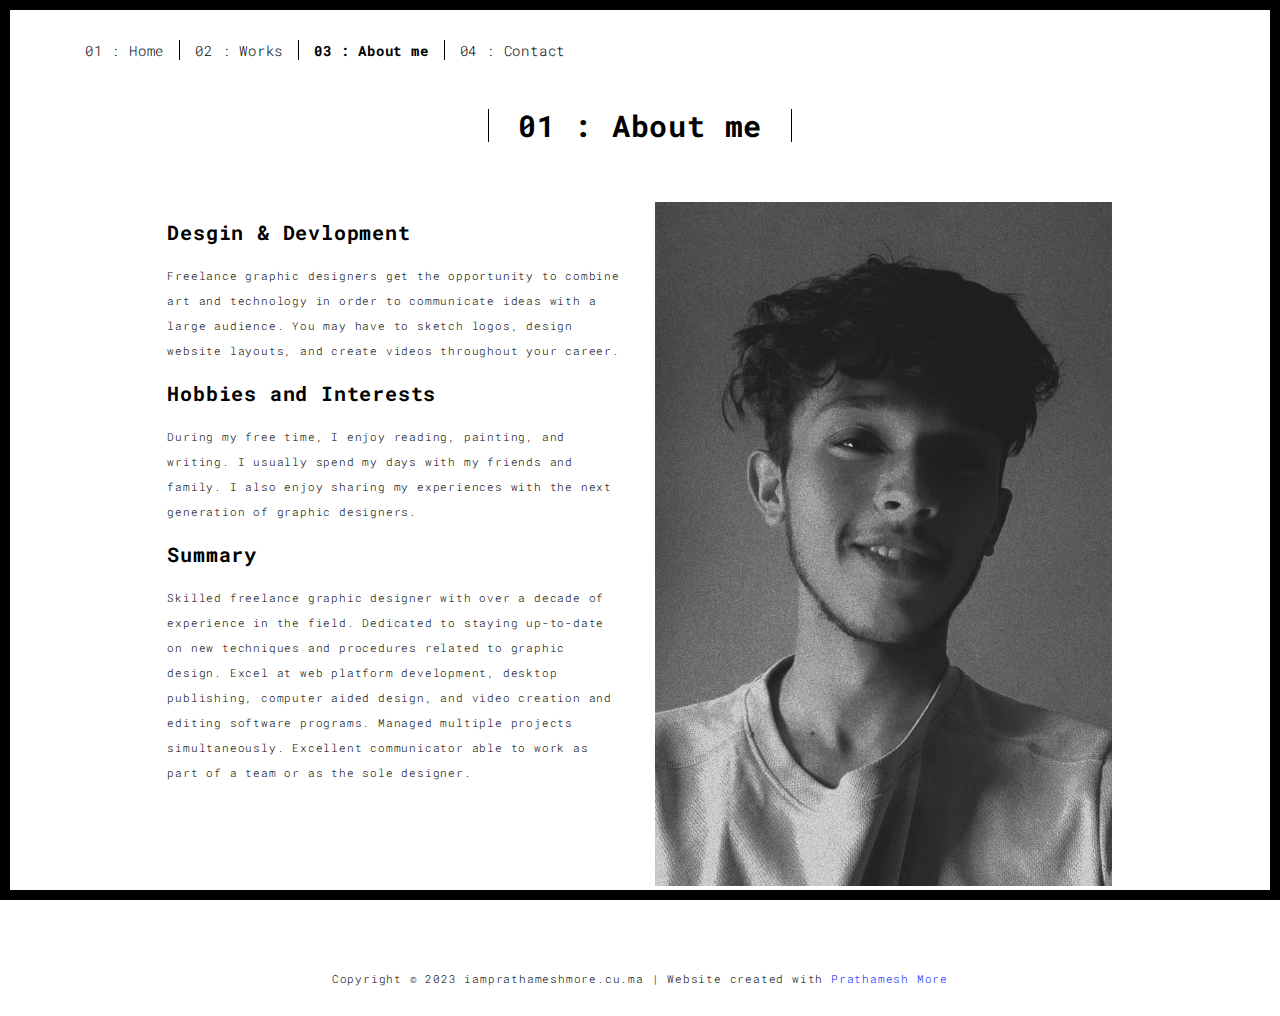
<file: about.html>
<!DOCTYPE html>
<html lang="en">

<head>
  <meta charset="UTF-8">
  <meta content="IE=edge" http-equiv="X-UA-Compatible">
  <meta content="width=device-width,initial-scale=1" name="viewport">
  <meta content="description" name="description">
  <meta name="google" content="notranslate" />
  <meta content="Mashup templates have been developped by Orson.io team" name="author">

  <!-- Disable tap highlight on IE -->
  <meta name="msapplication-tap-highlight" content="no">
  
  <link rel="apple-touch-icon" sizes="180x180" href="./assets/apple-icon-180x180.png">
  <link href="./assets/favicon.ico" rel="icon">

  <title>www.iamprathameshmore.cu.ma</title>  

<link href="./main.3f6952e4.css" rel="stylesheet"></head>

<body class="">
<div id="site-border-left"></div>
<div id="site-border-right"></div>
<div id="site-border-top"></div>
<div id="site-border-bottom"></div>
 <!-- Add your content of header -->
<header>
  <nav class="navbar  navbar-fixed-top navbar-default">
    <div class="container">
        <button type="button" class="navbar-toggle collapsed" data-toggle="collapse" data-target="#navbar-collapse" aria-expanded="false">
          <span class="sr-only">Toggle navigation</span>
          <span class="icon-bar"></span>
          <span class="icon-bar"></span>
          <span class="icon-bar"></span>
        </button>

      <div class="collapse navbar-collapse" id="navbar-collapse">
        <ul class="nav navbar-nav ">
          <li><a href="./index.html" title="">01 : Home</a></li>
          <li><a href="./works.html" title="">02 : Works</a></li>
          <li><a href="./about.html" title="">03 : About me</a></li>
          <li><a href="./contact.html" title="">04 : Contact</a></li>
        </ul>


      </div> 
    </div>
  </nav>
</header>

<div class="section-container">
    <div class="container">
      <div class="row">
        <div class="col-xs-12">
          <div class="section-container-spacer text-center">
            <h1 class="h2">01 : About me</h1>
          </div>
          
          <div class="row">
            <div class="col-md-10 col-md-offset-1">
              <div class="row">
                <div class="col-xs-12 col-md-6">
                  <h3>Desgin & Devlopment</h3>
                  <p>Freelance graphic designers get the opportunity to combine art and technology in order to communicate ideas with a large audience. You may have to sketch logos, design website layouts, and create videos throughout your career. 
                  <h3>Hobbies and Interests</h3>
                  <p>
                  During my free time, I enjoy reading, painting, and writing. I usually spend my days with my friends and family. I also enjoy sharing my experiences with the next generation of graphic designers.</p>
                  <h3>Summary</h3>
                  <p>Skilled freelance graphic designer with over a decade of experience in the field. Dedicated to staying up-to-date on new techniques and procedures related to graphic design. Excel at web platform development, desktop publishing, computer aided design, and video creation and editing software programs. Managed multiple projects simultaneously. Excellent communicator able to work as part of a team or as the sole designer.</p>
                  
                </div>
                <div class="col-xs-12 col-md-6">
                  <img src="./assets/images/profil.jpg" class="img-responsive" alt="">
                </div>
              </div>
            </div>
          </div>
          
          
       </div>
      </div>
    </div>
  </div>


<footer class="footer-container text-center">
  <div class="container">
    <div class="row">
      <div class="col-xs-12">
        <p>Copyright © 2023 iamprathameshmore.cu.ma | Website created with <a href="https://www.linkedin.com/in/prathamesh-more-b64a99240" title="Create website with free html template">Prathamesh More</a></p>
      </div>
    </div>
  </div>
</footer>

<script>
  document.addEventListener("DOMContentLoaded", function (event) {
     navActivePage();
  });
</script>

<!-- Google Analytics: change UA-XXXXX-X to be your site's ID 

<script>
  (function (i, s, o, g, r, a, m) {
    i['GoogleAnalyticsObject'] = r; i[r] = i[r] || function () {
      (i[r].q = i[r].q || []).push(arguments)
    }, i[r].l = 1 * new Date(); a = s.createElement(o),
      m = s.getElementsByTagName(o)[0]; a.async = 1; a.src = g; m.parentNode.insertBefore(a, m)
  })(window, document, 'script', '//www.google-analytics.com/analytics.js', 'ga');
  ga('create', 'UA-XXXXX-X', 'auto');
  ga('send', 'pageview');
</script>

--> <script type="text/javascript" src="./main.70a66962.js"></script></body>

</html>
</file>
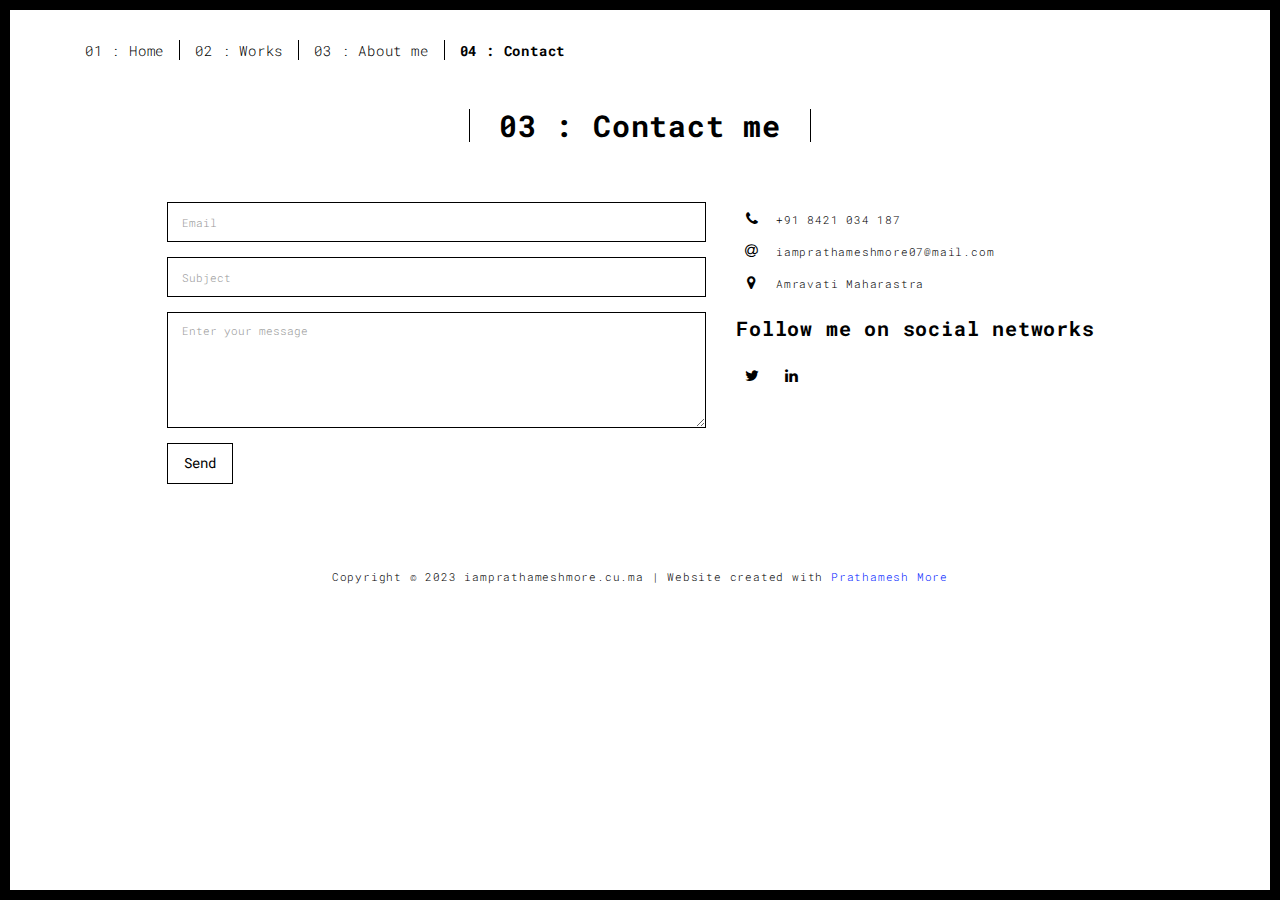
<file: contact.html>
<!DOCTYPE html>
<html lang="en">

<head>
  <meta charset="UTF-8">
  <meta content="IE=edge" http-equiv="X-UA-Compatible">
  <meta content="width=device-width,initial-scale=1" name="viewport">
  <meta content="description" name="description">
  <meta name="google" content="notranslate" />
  <meta content="Mashup templates have been developped by Orson.io team" name="author">

  <!-- Disable tap highlight on IE -->
  <meta name="msapplication-tap-highlight" content="no">
  
  <link rel="apple-touch-icon" sizes="180x180" href="./assets/apple-icon-180x180.png">
  <link href="./assets/favicon.ico" rel="icon">

  <title>www.iamprathameshmore.cu.ma</title>  

<link href="./main.3f6952e4.css" rel="stylesheet"></head>

<body class="">
<div id="site-border-left"></div>
<div id="site-border-right"></div>
<div id="site-border-top"></div>
<div id="site-border-bottom"></div>
 <!-- Add your content of header -->
<header>
  <nav class="navbar  navbar-fixed-top navbar-default">
    <div class="container">
        <button type="button" class="navbar-toggle collapsed" data-toggle="collapse" data-target="#navbar-collapse" aria-expanded="false">
          <span class="sr-only">Toggle navigation</span>
          <span class="icon-bar"></span>
          <span class="icon-bar"></span>
          <span class="icon-bar"></span>
        </button>

      <div class="collapse navbar-collapse" id="navbar-collapse">
        <ul class="nav navbar-nav ">
          <li><a href="./index.html" title="">01 : Home</a></li>
          <li><a href="./works.html" title="">02 : Works</a></li>
          <li><a href="./about.html" title="">03 : About me</a></li>
          <li><a href="./contact.html" title="">04 : Contact</a></li>
        </ul>


      </div> 
    </div>
  </nav>
</header>

<div class="section-container">
    <div class="container">
      <div class="row">
        <div class="col-xs-12">
          <div class="section-container-spacer text-center">
            <h1 class="h2">03 : Contact me</h1>
          </div>
          
          <div class="row">
            <div class="col-md-10 col-md-offset-1">
               <form action="" class="reveal-content">
                  <div class="row">
                    <div class="col-md-7">
                      <div class="form-group">
                        <input type="email" class="form-control" id="email" placeholder="Email">
                      </div>
                      <div class="form-group">
                        <input type="text" class="form-control" id="subject" placeholder="Subject">
                      </div>
                      <div class="form-group">
                        <textarea class="form-control" rows="5" placeholder="Enter your message"></textarea>
                      </div>
                      <button type="submit" class="btn btn-default btn-lg">Send</button>
                    </div>
                    <div class="col-md-5 address-container">
                      <ul class="list-unstyled">
                        <li>
                          <span class="fa-icon">
                            <i class="fa fa-phone" aria-hidden="true"></i>
                          </span>
                          +91 8421 034 187
                        </li>
                        <li>
                          <span class="fa-icon">
                            <i class="fa fa-at" aria-hidden="true"></i>
                          </span>
                          iamprathameshmore07@mail.com
                        </li>
                        <li>
                          <span class="fa-icon">
                            <i class="fa fa fa-map-marker" aria-hidden="true"></i>
                          </span>
                          Amravati Maharastra
                        </li>
                      </ul>
                      <h3>Follow me on social networks</h3>
                     <!-- <a href="http://www.facebook.com" title="" class="fa-icon">
                        <i class="fa fa-facebook"></i>
                      </a>-->
                      <a href="http://www.twitter.com" title="" class="fa-icon">
                        <i class="fa fa-twitter"></i>
                      </a>
                      <a href="https://www.linkedin.com/in/prathamesh-more-b64a99240" title="" class="fa-icon">
                        <i class="fa fa-linkedin"></i>
                      </a>

                    </div>
                  </div>
                </form>
            </div>

          </div>
         
       </div>
      </div>
    </div>
  </div>


<footer class="footer-container text-center">
  <div class="container">
    <div class="row">
      <div class="col-xs-12">
        <p>Copyright © 2023 iamprathameshmore.cu.ma | Website created with <a href="https://www.linkedin.com/in/prathamesh-more-b64a99240" title="Create website with free html template">Prathamesh More</a></p>
      </div>
    </div>
  </div>
</footer>

<script>
  document.addEventListener("DOMContentLoaded", function (event) {
     navActivePage();
  });
</script>

<!-- Google Analytics: change UA-XXXXX-X to be your site's ID 

<script>
  (function (i, s, o, g, r, a, m) {
    i['GoogleAnalyticsObject'] = r; i[r] = i[r] || function () {
      (i[r].q = i[r].q || []).push(arguments)
    }, i[r].l = 1 * new Date(); a = s.createElement(o),
      m = s.getElementsByTagName(o)[0]; a.async = 1; a.src = g; m.parentNode.insertBefore(a, m)
  })(window, document, 'script', '//www.google-analytics.com/analytics.js', 'ga');
  ga('create', 'UA-XXXXX-X', 'auto');
  ga('send', 'pageview');
</script>

--> <script type="text/javascript" src="./main.70a66962.js"></script></body>

</html>
</file>
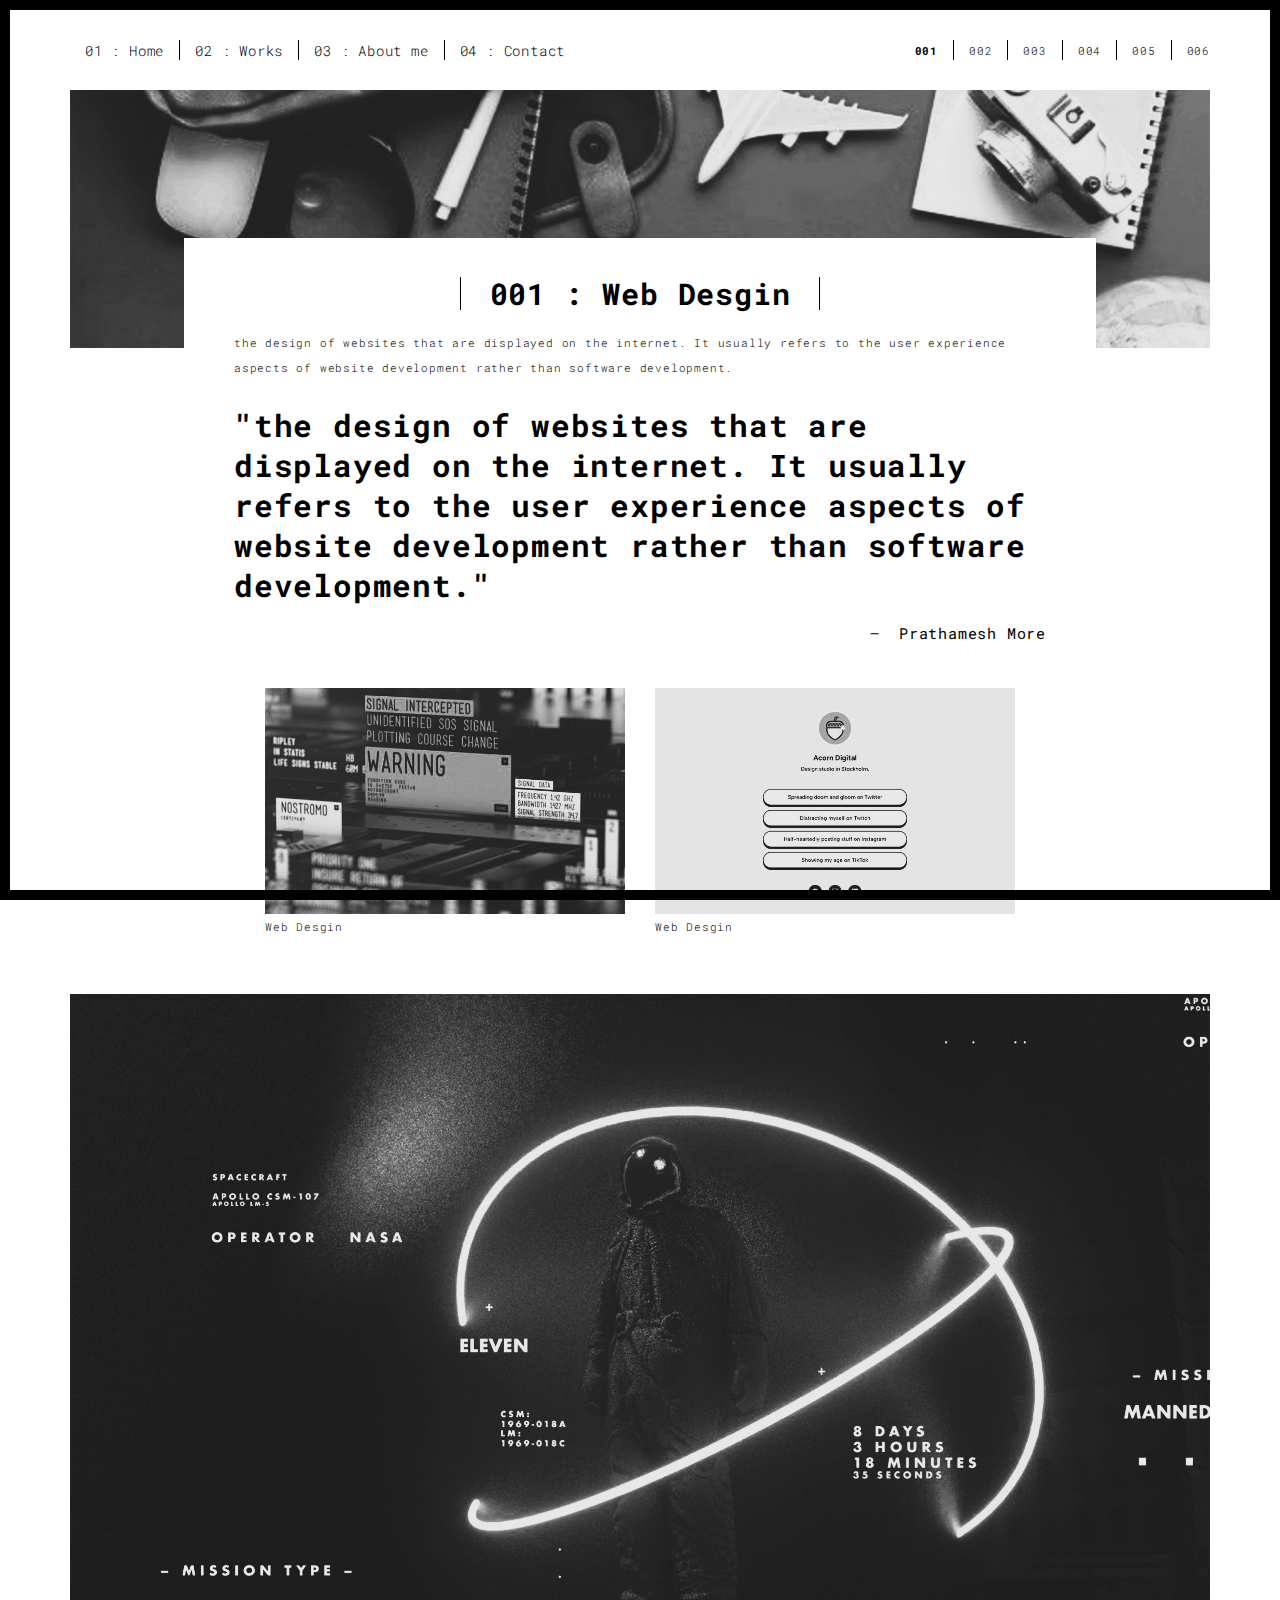
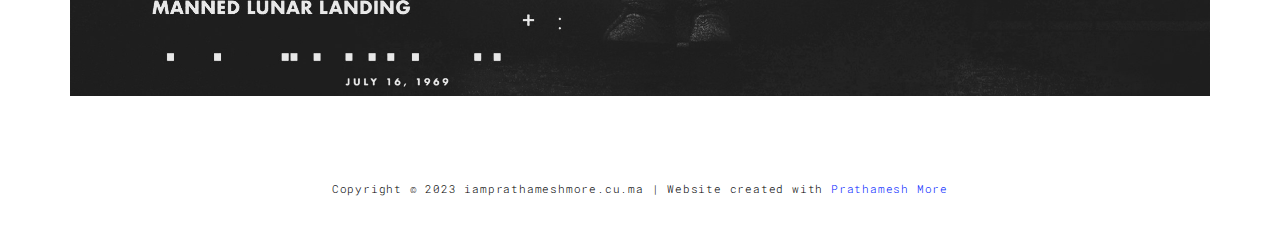
<file: work1.html>
<!DOCTYPE html>
<html lang="en">

<head>
  <meta charset="UTF-8">
  <meta content="IE=edge" http-equiv="X-UA-Compatible">
  <meta content="width=device-width,initial-scale=1" name="viewport">
  <meta content="description" name="description">
  <meta name="google" content="notranslate" />
  <meta content="Mashup templates have been developped by Orson.io team" name="author">

  <!-- Disable tap highlight on IE -->
  <meta name="msapplication-tap-highlight" content="no">
  
  <link rel="apple-touch-icon" sizes="180x180" href="./assets/apple-icon-180x180.png">
  <link href="./assets/favicon.ico" rel="icon">

  <title>www.iamprathameshmore.cu.ma</title>  

<link href="./main.3f6952e4.css" rel="stylesheet"></head>

<body class="">
<div id="site-border-left"></div>
<div id="site-border-right"></div>
<div id="site-border-top"></div>
<div id="site-border-bottom"></div>
<!-- Add your content of header -->
<header>
  <nav class="navbar  navbar-fixed-top navbar-default">
    <div class="container">
        <button type="button" class="navbar-toggle collapsed" data-toggle="collapse" data-target="#navbar-collapse" aria-expanded="false">
          <span class="sr-only">Toggle navigation</span>
          <span class="icon-bar"></span>
          <span class="icon-bar"></span>
          <span class="icon-bar"></span>
        </button>

      <div class="collapse navbar-collapse" id="navbar-collapse">
        <ul class="nav navbar-nav ">
          <li><a href="./index.html" title="">01 : Home</a></li>
          <li><a href="./works.html" title="">02 : Works</a></li>
          <li><a href="./about.html" title="">03 : About me</a></li>
          <li><a href="./contact.html" title="">04 : Contact</a></li>
        </ul>


          <ul class="nav navbar-nav navbar-right navbar-small visible-md visible-lg">
            <li><a href="./work1.html" title="" class="active">001</a></li>
            <li><a href="./work2.html" title="" >002</a></li>
            <li><a href="./work3.html" title="" >003</a></li>
            <li><a href="./work4.html" title="" >004</a></li>
            <li><a href="./work5.html" title="" >005</a></li>
            <li><a href="./work6.html" title="" >006</a></li>
          </ul>


      </div> 
    </div>
  </nav>
</header>
<div class="section-container">
  <div class="container">
    <div class="row">
      <div class="col-xs-12">
        <img src="./assets/images/work001-01.jpg" class="img-responsive" alt="">
        <div class="card-container">
          <div class="text-center">
            <h1 class="h2">001 : Web Desgin</h1>
          </div>
          <p>the design of websites that are displayed on the internet. It usually refers to the user experience aspects of website development rather than software development.</p>

          <blockquote>
            <p>"the design of websites that are displayed on the internet. It usually refers to the user experience aspects of website development rather than software development."</p>
            <small class="pull-right">Prathamesh More</small>
          </blockquote>
        </div>
      </div>

      
      
      <div class="col-md-8 col-md-offset-2 section-container-spacer">
        <div class="row">
          <div class="col-xs-12 col-md-6">
            <img src="./assets/images/work001-02.jpg" class="img-responsive" alt="">
            <p>Web Desgin</p>
          </div>
          <div class="col-xs-12 col-md-6">
            <img src="./assets/images/work001-03.jpg" class="img-responsive" alt="">
            <p>Web Desgin</p>
          </div>
        </div>
      </div>

      <div class="col-xs-12">
        <img src="./assets/images/work001-04.jpg" class="img-responsive" alt="">
      </div>

    </div>
  </div>
</div>

<footer class="footer-container text-center">
  <div class="container">
    <div class="row">
      <div class="col-xs-12">
        <p>Copyright © 2023 iamprathameshmore.cu.ma | Website created with <a href="https://www.linkedin.com/in/prathamesh-more-b64a99240" title="Create website with free html template">Prathamesh More</a></p>
      </div>
    </div>
  </div>
</footer>

<script>
  document.addEventListener("DOMContentLoaded", function (event) {
     navActivePage();
  });
</script>

<!-- Google Analytics: change UA-XXXXX-X to be your site's ID 

<script>
  (function (i, s, o, g, r, a, m) {
    i['GoogleAnalyticsObject'] = r; i[r] = i[r] || function () {
      (i[r].q = i[r].q || []).push(arguments)
    }, i[r].l = 1 * new Date(); a = s.createElement(o),
      m = s.getElementsByTagName(o)[0]; a.async = 1; a.src = g; m.parentNode.insertBefore(a, m)
  })(window, document, 'script', '//www.google-analytics.com/analytics.js', 'ga');
  ga('create', 'UA-XXXXX-X', 'auto');
  ga('send', 'pageview');
</script>

--> <script type="text/javascript" src="./main.70a66962.js"></script></body>

</html>
</file>
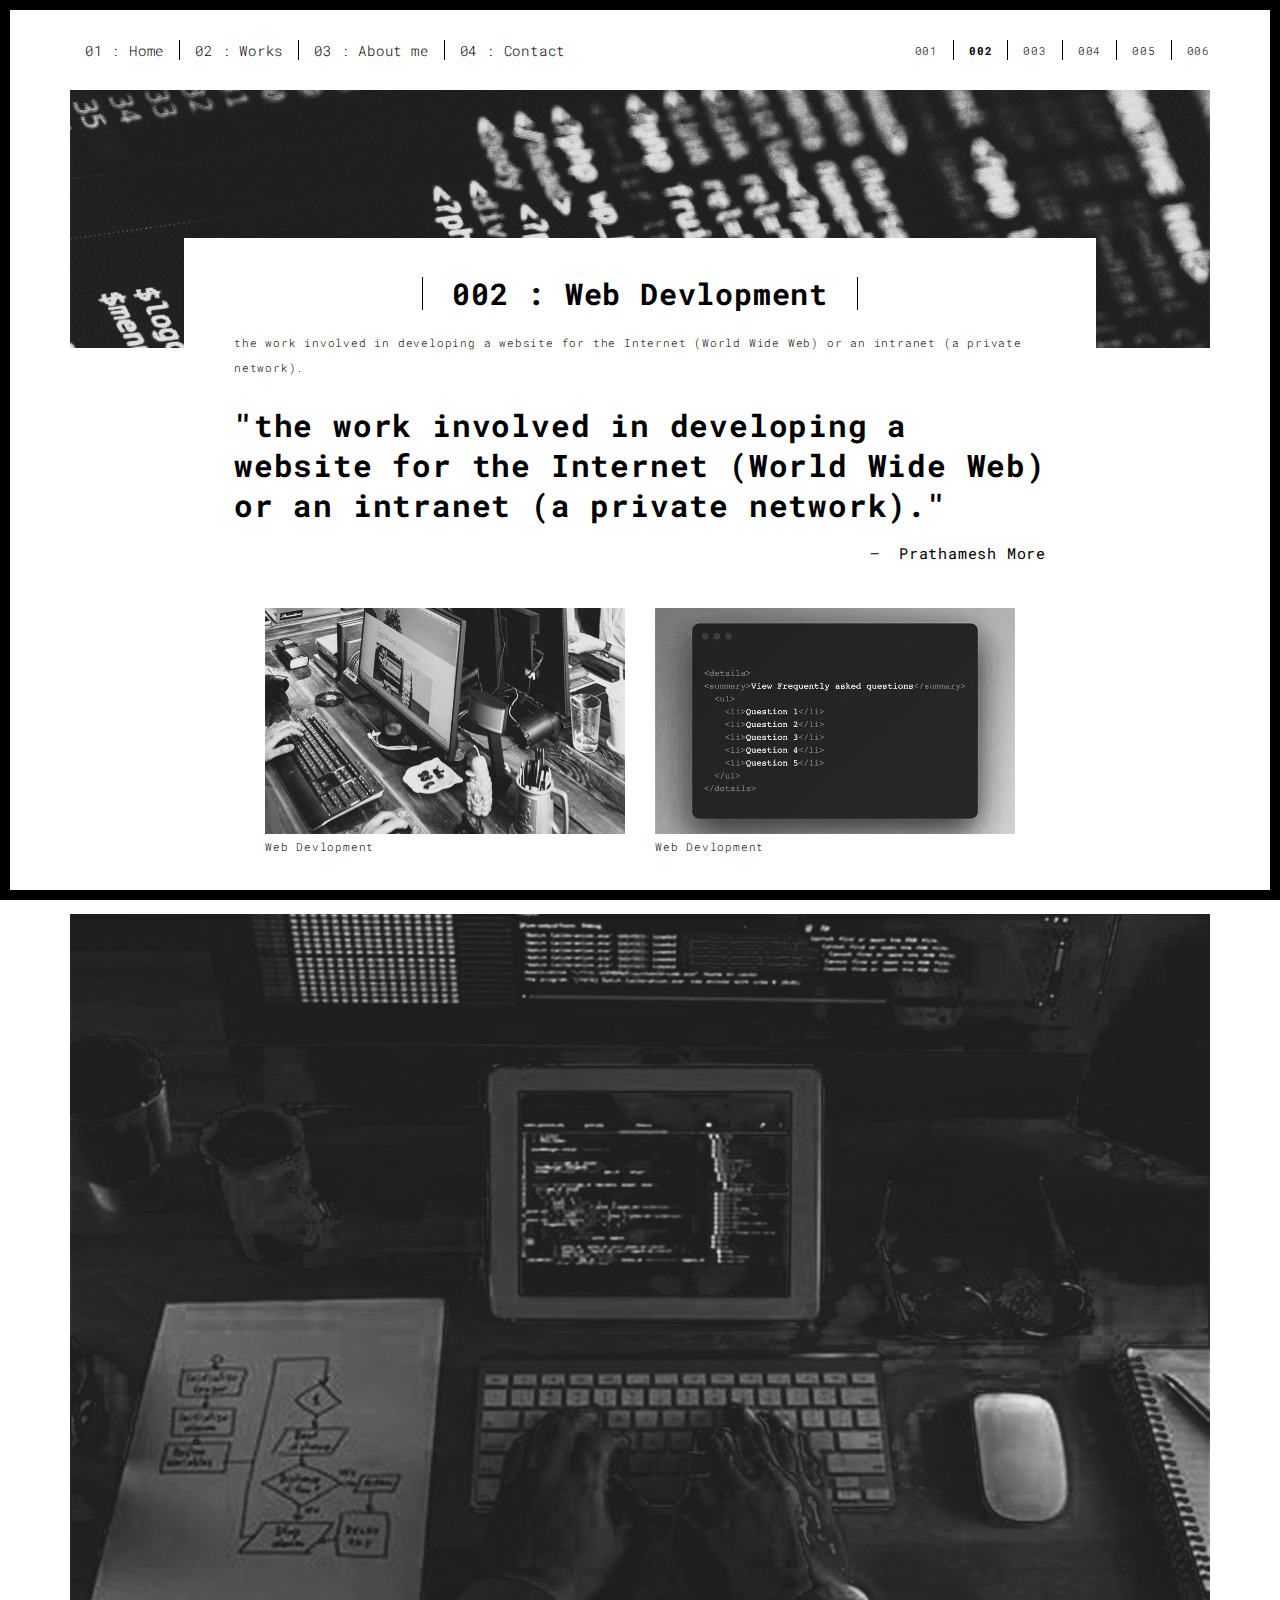
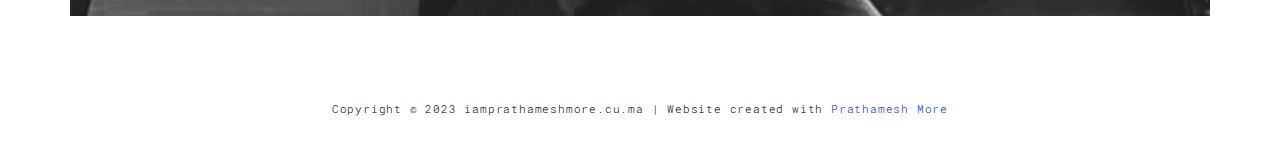
<file: work2.html>
<!DOCTYPE html>
<html lang="en">

<head>
  <meta charset="UTF-8">
  <meta content="IE=edge" http-equiv="X-UA-Compatible">
  <meta content="width=device-width,initial-scale=1" name="viewport">
  <meta content="description" name="description">
  <meta name="google" content="notranslate" />
  <meta content="Mashup templates have been developped by Orson.io team" name="author">

  <!-- Disable tap highlight on IE -->
  <meta name="msapplication-tap-highlight" content="no">
  
  <link rel="apple-touch-icon" sizes="180x180" href="./assets/apple-icon-180x180.png">
  <link href="./assets/favicon.ico" rel="icon">

  <title>www.iamprathameshmore.cu.ma</title>  

<link href="./main.3f6952e4.css" rel="stylesheet"></head>

<body class="">
<div id="site-border-left"></div>
<div id="site-border-right"></div>
<div id="site-border-top"></div>
<div id="site-border-bottom"></div>
<!-- Add your content of header -->
<header>
  <nav class="navbar  navbar-fixed-top navbar-default">
    <div class="container">
        <button type="button" class="navbar-toggle collapsed" data-toggle="collapse" data-target="#navbar-collapse" aria-expanded="false">
          <span class="sr-only">Toggle navigation</span>
          <span class="icon-bar"></span>
          <span class="icon-bar"></span>
          <span class="icon-bar"></span>
        </button>

      <div class="collapse navbar-collapse" id="navbar-collapse">
        <ul class="nav navbar-nav ">
          <li><a href="./index.html" title="">01 : Home</a></li>
          <li><a href="./works.html" title="">02 : Works</a></li>
          <li><a href="./about.html" title="">03 : About me</a></li>
          <li><a href="./contact.html" title="">04 : Contact</a></li>
        </ul>


          <ul class="nav navbar-nav navbar-right navbar-small visible-md visible-lg">
            <li><a href="./work1.html" title="">001</a></li>
            <li><a href="./work2.html" title="" class="active">002</a></li>
            <li><a href="./work3.html" title="">003</a></li>
            <li><a href="./work4.html" title="">004</a></li>
            <li><a href="./work5.html" title="">005</a></li>
            <li><a href="./work6.html" title="">006</a></li>
          </ul>


      </div> 
    </div>
  </nav>
</header>
<div class="section-container">
  <div class="container">
    <div class="row">
      <div class="col-xs-12">
        <img src="./assets/images/work002-01.jpg" class="img-responsive" alt="">
        <div class="card-container">
          <div class="text-center">
            <h1 class="h2">002 : Web Devlopment</h1>
          </div>
          <p>the work involved in developing a website for the Internet (World Wide Web) or an intranet (a private network).</p>

          <blockquote>
            <p>"the work involved in developing a website for the Internet (World Wide Web) or an intranet (a private network)."</p>
            <small class="pull-right">Prathamesh More</small>
          </blockquote>
        </div>
      </div>

      
      
      <div class="col-md-8 col-md-offset-2 section-container-spacer">
        <div class="row">
          <div class="col-xs-12 col-md-6">
            <img src="./assets/images/work002-02.jpg" class="img-responsive" alt="">
            <p>Web Devlopment</p>
          </div>
          <div class="col-xs-12 col-md-6">
            <img src="./assets/images/work002-03.jpg" class="img-responsive" alt="">
            <p>Web Devlopment</p>
          </div>
        </div>
      </div>

      <div class="col-xs-12">
        <img src="./assets/images/work002-04.jpg" class="img-responsive" alt="">
      </div>

    </div>
  </div>
</div>

<footer class="footer-container text-center">
  <div class="container">
    <div class="row">
      <div class="col-xs-12">
        <p>Copyright © 2023 iamprathameshmore.cu.ma | Website created with <a href="https://www.linkedin.com/in/prathamesh-more-b64a99240" title="Create website with free html template">Prathamesh More</a></p>
      </div>
    </div>
  </div>
</footer>

<script>
  document.addEventListener("DOMContentLoaded", function (event) {
     navActivePage();
  });
</script>

<!-- Google Analytics: change UA-XXXXX-X to be your site's ID 

<script>
  (function (i, s, o, g, r, a, m) {
    i['GoogleAnalyticsObject'] = r; i[r] = i[r] || function () {
      (i[r].q = i[r].q || []).push(arguments)
    }, i[r].l = 1 * new Date(); a = s.createElement(o),
      m = s.getElementsByTagName(o)[0]; a.async = 1; a.src = g; m.parentNode.insertBefore(a, m)
  })(window, document, 'script', '//www.google-analytics.com/analytics.js', 'ga');
  ga('create', 'UA-XXXXX-X', 'auto');
  ga('send', 'pageview');
</script>

--> <script type="text/javascript" src="./main.70a66962.js"></script></body>

</html>
</file>
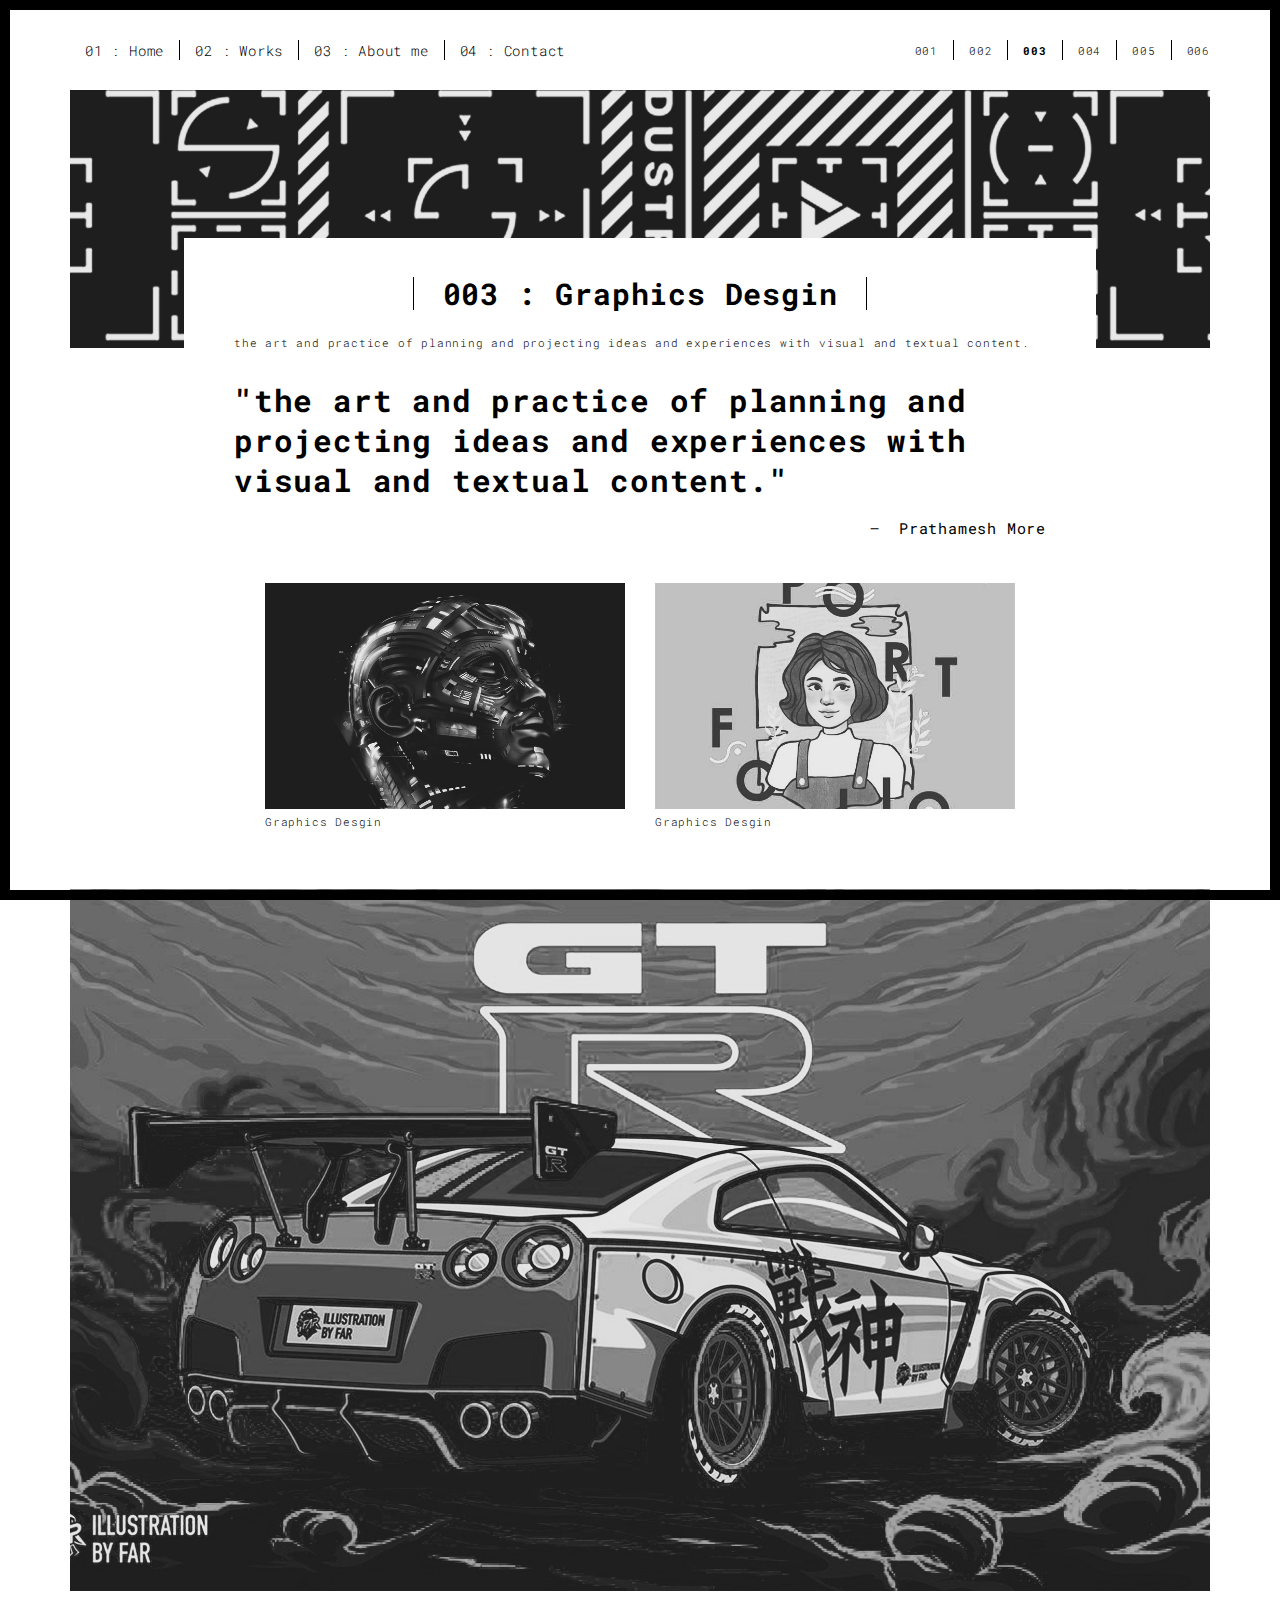
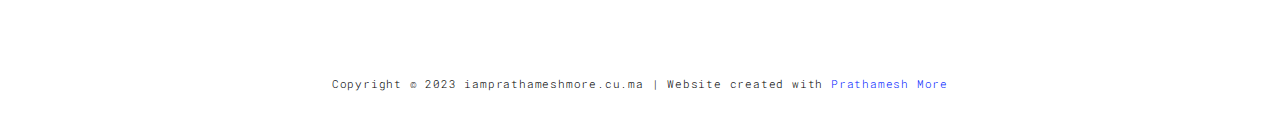
<file: work3.html>
<!DOCTYPE html>
<html lang="en">

<head>
  <meta charset="UTF-8">
  <meta content="IE=edge" http-equiv="X-UA-Compatible">
  <meta content="width=device-width,initial-scale=1" name="viewport">
  <meta content="description" name="description">
  <meta name="google" content="notranslate" />
  <meta content="Mashup templates have been developped by Orson.io team" name="author">

  <!-- Disable tap highlight on IE -->
  <meta name="msapplication-tap-highlight" content="no">
  
  <link rel="apple-touch-icon" sizes="180x180" href="./assets/apple-icon-180x180.png">
  <link href="./assets/favicon.ico" rel="icon">

  <title>www.iamprathameshmore.cu.ma</title>  

<link href="./main.3f6952e4.css" rel="stylesheet"></head>

<body class="">
<div id="site-border-left"></div>
<div id="site-border-right"></div>
<div id="site-border-top"></div>
<div id="site-border-bottom"></div>
<!-- Add your content of header -->
<header>
  <nav class="navbar  navbar-fixed-top navbar-default">
    <div class="container">
        <button type="button" class="navbar-toggle collapsed" data-toggle="collapse" data-target="#navbar-collapse" aria-expanded="false">
          <span class="sr-only">Toggle navigation</span>
          <span class="icon-bar"></span>
          <span class="icon-bar"></span>
          <span class="icon-bar"></span>
        </button>

      <div class="collapse navbar-collapse" id="navbar-collapse">
        <ul class="nav navbar-nav ">
          <li><a href="./index.html" title="">01 : Home</a></li>
          <li><a href="./works.html" title="">02 : Works</a></li>
          <li><a href="./about.html" title="">03 : About me</a></li>
          <li><a href="./contact.html" title="">04 : Contact</a></li>
        </ul>


          <ul class="nav navbar-nav navbar-right navbar-small visible-md visible-lg">
            <li><a href="./work1.html" title="" >001</a></li>
            <li><a href="./work2.html" title="" >002</a></li>
            <li><a href="./work3.html" title="" class="active">003</a></li>
            <li><a href="./work4.html" title="" >004</a></li>
            <li><a href="./work5.html" title="" >005</a></li>
            <li><a href="./work6.html" title="" >006</a></li>
          </ul>


      </div> 
    </div>
  </nav>
</header>
<div class="section-container">
  <div class="container">
    <div class="row">
      <div class="col-xs-12">
        <img src="./assets/images/work003-01.jpg" class="img-responsive" alt="">
        <div class="card-container">
          <div class="text-center">
            <h1 class="h2">003 : Graphics Desgin</h1>
          </div>
          <p>the art and practice of planning and projecting ideas and experiences with visual and textual content.</p>

          <blockquote>
            <p>"the art and practice of planning and projecting ideas and experiences with visual and textual content."</p>
            <small class="pull-right">Prathamesh More</small>
          </blockquote>
        </div>
      </div>

      
      
      <div class="col-md-8 col-md-offset-2 section-container-spacer">
        <div class="row">
          <div class="col-xs-12 col-md-6">
            <img src="./assets/images/work003-02.jpg" class="img-responsive" alt="">
            <p>Graphics Desgin</p>
          </div>
          <div class="col-xs-12 col-md-6">
            <img src="./assets/images/work003-03.jpg" class="img-responsive" alt="">
            <p>Graphics Desgin</p>
          </div>
        </div>
      </div>

      <div class="col-xs-12">
        <img src="./assets/images/work003-04.jpg" class="img-responsive" alt="">
      </div>

    </div>
  </div>
</div>

<footer class="footer-container text-center">
  <div class="container">
    <div class="row">
      <div class="col-xs-12">
        <p>Copyright © 2023 iamprathameshmore.cu.ma | Website created with <a href="https://www.linkedin.com/in/prathamesh-more-b64a99240" title="Create website with free html template">Prathamesh More</a></p>
      </div>
    </div>
  </div>
</footer>

<script>
  document.addEventListener("DOMContentLoaded", function (event) {
     navActivePage();
  });
</script>

<!-- Google Analytics: change UA-XXXXX-X to be your site's ID 

<script>
  (function (i, s, o, g, r, a, m) {
    i['GoogleAnalyticsObject'] = r; i[r] = i[r] || function () {
      (i[r].q = i[r].q || []).push(arguments)
    }, i[r].l = 1 * new Date(); a = s.createElement(o),
      m = s.getElementsByTagName(o)[0]; a.async = 1; a.src = g; m.parentNode.insertBefore(a, m)
  })(window, document, 'script', '//www.google-analytics.com/analytics.js', 'ga');
  ga('create', 'UA-XXXXX-X', 'auto');
  ga('send', 'pageview');
</script>

--> <script type="text/javascript" src="./main.70a66962.js"></script></body>

</html>
</file>
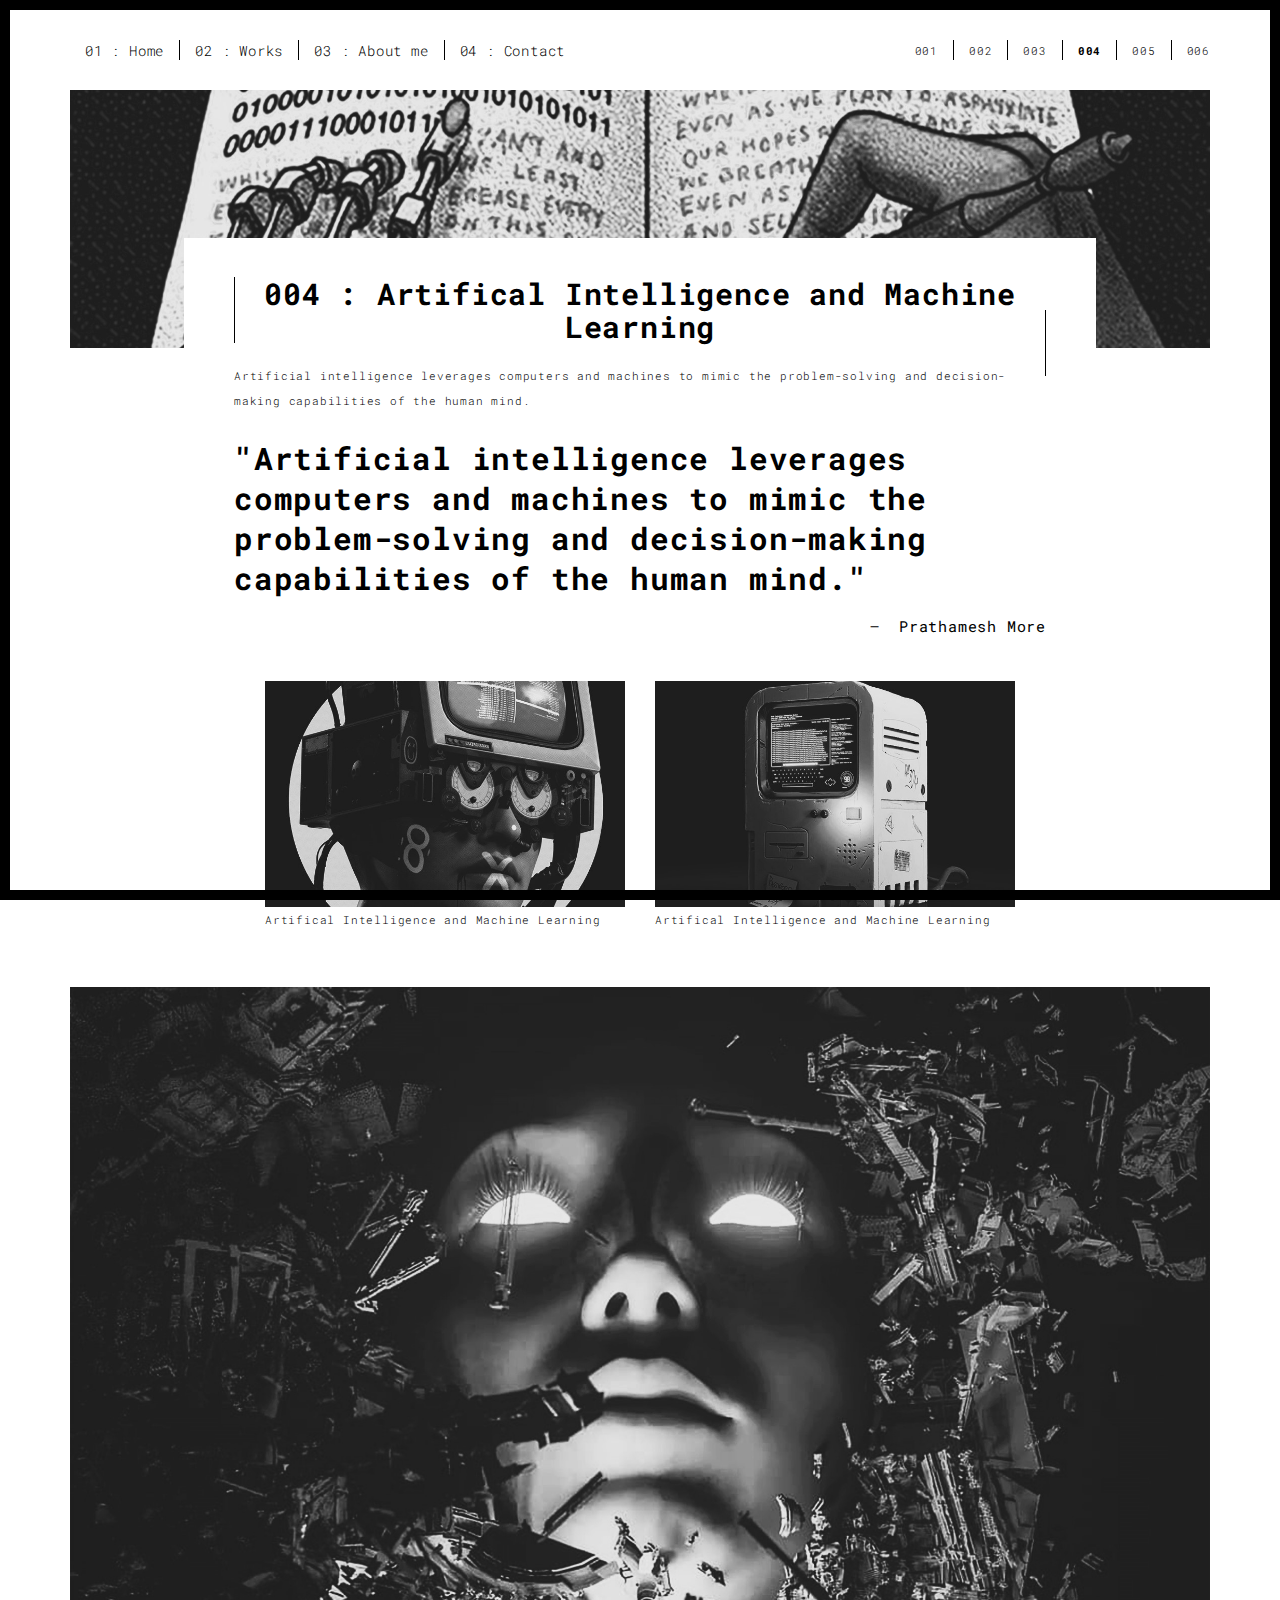
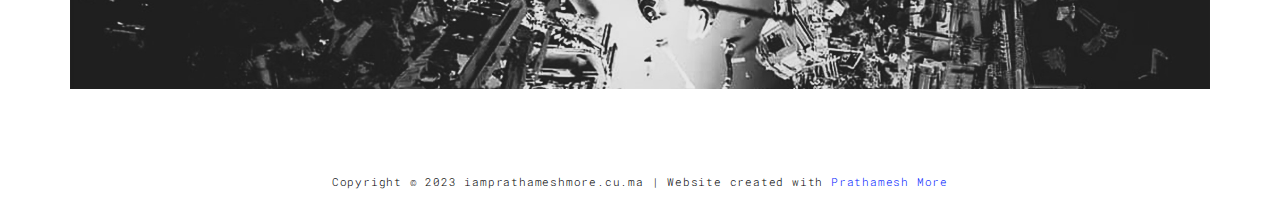
<file: work4.html>
<!DOCTYPE html>
<html lang="en">

<head>
  <meta charset="UTF-8">
  <meta content="IE=edge" http-equiv="X-UA-Compatible">
  <meta content="width=device-width,initial-scale=1" name="viewport">
  <meta content="description" name="description">
  <meta name="google" content="notranslate" />
  <meta content="Mashup templates have been developped by Orson.io team" name="author">

  <!-- Disable tap highlight on IE -->
  <meta name="msapplication-tap-highlight" content="no">
  
  <link rel="apple-touch-icon" sizes="180x180" href="./assets/apple-icon-180x180.png">
  <link href="./assets/favicon.ico" rel="icon">

  <title>www.iamprathameshmore.cu.ma</title>  

<link href="./main.3f6952e4.css" rel="stylesheet"></head>

<body class="">
<div id="site-border-left"></div>
<div id="site-border-right"></div>
<div id="site-border-top"></div>
<div id="site-border-bottom"></div>
<!-- Add your content of header -->
<header>
  <nav class="navbar  navbar-fixed-top navbar-default">
    <div class="container">
        <button type="button" class="navbar-toggle collapsed" data-toggle="collapse" data-target="#navbar-collapse" aria-expanded="false">
          <span class="sr-only">Toggle navigation</span>
          <span class="icon-bar"></span>
          <span class="icon-bar"></span>
          <span class="icon-bar"></span>
        </button>

      <div class="collapse navbar-collapse" id="navbar-collapse">
        <ul class="nav navbar-nav ">
          <li><a href="./index.html" title="">01 : Home</a></li>
          <li><a href="./works.html" title="">02 : Works</a></li>
          <li><a href="./about.html" title="">03 : About me</a></li>
          <li><a href="./contact.html" title="">04 : Contact</a></li>
        </ul>


          <ul class="nav navbar-nav navbar-right navbar-small visible-md visible-lg">
            <li><a href="./work1.html" title="" >001</a></li>
            <li><a href="./work2.html" title="" >002</a></li>
            <li><a href="./work3.html" title="" >003</a></li>
            <li><a href="./work4.html" title="" class="active">004</a></li>
            <li><a href="./work5.html" title="" >005</a></li>
            <li><a href="./work6.html" title="" >006</a></li>
          </ul>


      </div> 
    </div>
  </nav>
</header>
<div class="section-container">
  <div class="container">
    <div class="row">
      <div class="col-xs-12">
        <img src="./assets/images/work004-01.jpg" class="img-responsive" alt="">
        <div class="card-container">
          <div class="text-center">
            <h1 class="h2">004 : Artifical Intelligence and Machine Learning</h1>
          </div>
          <p>Artificial intelligence leverages computers and machines to mimic the problem-solving and decision-making capabilities of the human mind.</p>

          <blockquote>
            <p>"Artificial intelligence leverages computers and machines to mimic the problem-solving and decision-making capabilities of the human mind."</p>
            <small class="pull-right">Prathamesh More</small>
          </blockquote>
        </div>
      </div>

      
      
      <div class="col-md-8 col-md-offset-2 section-container-spacer">
        <div class="row">
          <div class="col-xs-12 col-md-6">
            <img src="./assets/images/work004-02.jpg" class="img-responsive" alt="">
            <p>Artifical Intelligence and Machine Learning</p>
          </div>
          <div class="col-xs-12 col-md-6">
            <img src="./assets/images/work004-03.jpg" class="img-responsive" alt="">
            <p>Artifical Intelligence and Machine Learning</p>
          </div>
        </div>
      </div>

      <div class="col-xs-12">
        <img src="./assets/images/work004-04.jpg" class="img-responsive" alt="">
      </div>

    </div>
  </div>
</div>

<footer class="footer-container text-center">
  <div class="container">
    <div class="row">
      <div class="col-xs-12">
        <p>Copyright © 2023 iamprathameshmore.cu.ma | Website created with <a href="https://www.linkedin.com/in/prathamesh-more-b64a99240" title="Create website with free html template">Prathamesh More</a></p>
      </div>
    </div>
  </div>
</footer>

<script>
  document.addEventListener("DOMContentLoaded", function (event) {
     navActivePage();
  });
</script>

<!-- Google Analytics: change UA-XXXXX-X to be your site's ID 

<script>
  (function (i, s, o, g, r, a, m) {
    i['GoogleAnalyticsObject'] = r; i[r] = i[r] || function () {
      (i[r].q = i[r].q || []).push(arguments)
    }, i[r].l = 1 * new Date(); a = s.createElement(o),
      m = s.getElementsByTagName(o)[0]; a.async = 1; a.src = g; m.parentNode.insertBefore(a, m)
  })(window, document, 'script', '//www.google-analytics.com/analytics.js', 'ga');
  ga('create', 'UA-XXXXX-X', 'auto');
  ga('send', 'pageview');
</script>

--> <script type="text/javascript" src="./main.70a66962.js"></script></body>

</html>
</file>
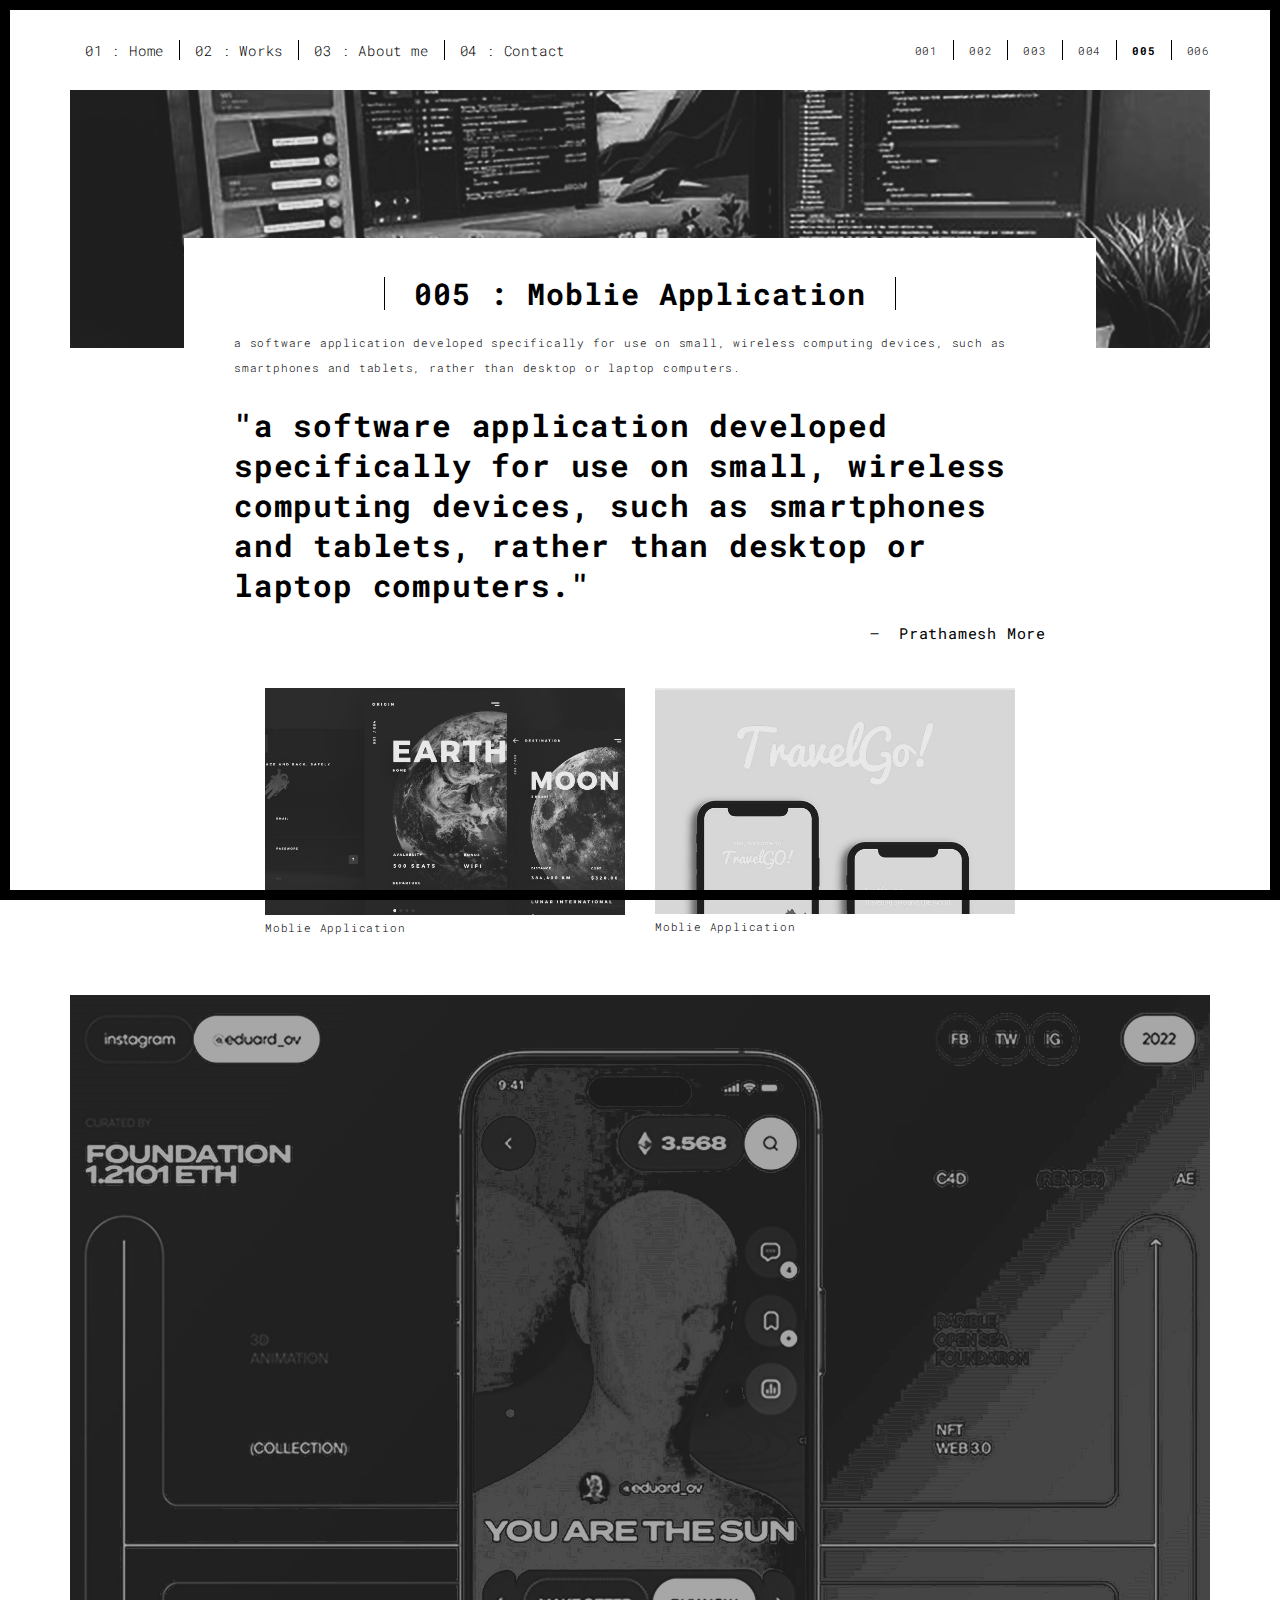
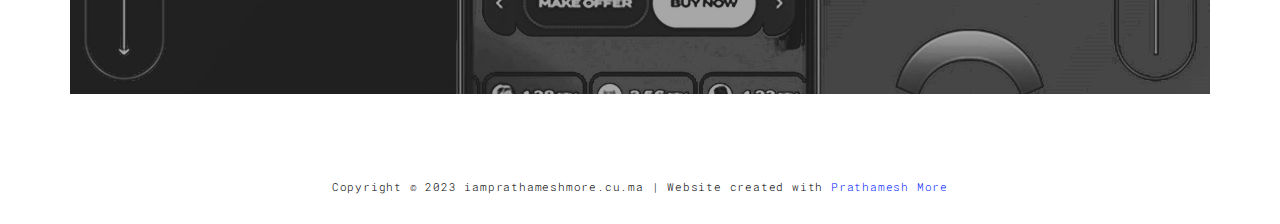
<file: work5.html>
<!DOCTYPE html>
<html lang="en">

<head>
  <meta charset="UTF-8">
  <meta content="IE=edge" http-equiv="X-UA-Compatible">
  <meta content="width=device-width,initial-scale=1" name="viewport">
  <meta content="description" name="description">
  <meta name="google" content="notranslate" />
  <meta content="Mashup templates have been developped by Orson.io team" name="author">

  <!-- Disable tap highlight on IE -->
  <meta name="msapplication-tap-highlight" content="no">
  
  <link rel="apple-touch-icon" sizes="180x180" href="./assets/apple-icon-180x180.png">
  <link href="./assets/favicon.ico" rel="icon">

  <title>www.iamprathameshmore.cu.ma</title>  

<link href="./main.3f6952e4.css" rel="stylesheet"></head>

<body class="">
<div id="site-border-left"></div>
<div id="site-border-right"></div>
<div id="site-border-top"></div>
<div id="site-border-bottom"></div>
<!-- Add your content of header -->
<header>
  <nav class="navbar  navbar-fixed-top navbar-default">
    <div class="container">
        <button type="button" class="navbar-toggle collapsed" data-toggle="collapse" data-target="#navbar-collapse" aria-expanded="false">
          <span class="sr-only">Toggle navigation</span>
          <span class="icon-bar"></span>
          <span class="icon-bar"></span>
          <span class="icon-bar"></span>
        </button>

      <div class="collapse navbar-collapse" id="navbar-collapse">
        <ul class="nav navbar-nav ">
          <li><a href="./index.html" title="">01 : Home</a></li>
          <li><a href="./works.html" title="">02 : Works</a></li>
          <li><a href="./about.html" title="">03 : About me</a></li>
          <li><a href="./contact.html" title="">04 : Contact</a></li>
        </ul>


          <ul class="nav navbar-nav navbar-right navbar-small visible-md visible-lg">
            <li><a href="./work1.html" title="">001</a></li>
            <li><a href="./work2.html" title="">002</a></li>
            <li><a href="./work3.html" title="">003</a></li>
            <li><a href="./work4.html" title="">004</a></li>
            <li><a href="./work5.html" title="" class="active">005</a></li>
            <li><a href="./work6.html" title="">006</a></li>
          </ul>


      </div> 
    </div>
  </nav>
</header>
<div class="section-container">
  <div class="container">
    <div class="row">
      <div class="col-xs-12">
        <img src="./assets/images/work005-01.jpg" class="img-responsive" alt="">
        <div class="card-container">
          <div class="text-center">
            <h1 class="h2">005 : Moblie Application</h1>
          </div>
          <p>a software application developed specifically for use on small, wireless computing devices, such as smartphones and tablets, rather than desktop or laptop computers.</p>

          <blockquote>
            <p>"a software application developed specifically for use on small, wireless computing devices, such as smartphones and tablets, rather than desktop or laptop computers."</p>
            <small class="pull-right">Prathamesh More</small>
          </blockquote>
        </div>
      </div>

      
      
      <div class="col-md-8 col-md-offset-2 section-container-spacer">
        <div class="row">
          <div class="col-xs-12 col-md-6">
            <img src="./assets/images/work005-02.jpg" class="img-responsive" alt="">
            <p>Moblie Application</p>
          </div>
          <div class="col-xs-12 col-md-6">
            <img src="./assets/images/work005-03.jpg" class="img-responsive" alt="">
            <p>Moblie Application</p>
          </div>
        </div>
      </div>

      <div class="col-xs-12">
        <img src="./assets/images/work005-04.jpg" class="img-responsive" alt="">
      </div>

    </div>
  </div>
</div>

<footer class="footer-container text-center">
  <div class="container">
    <div class="row">
      <div class="col-xs-12">
        <p>Copyright © 2023 iamprathameshmore.cu.ma | Website created with <a href="https://www.linkedin.com/in/prathamesh-more-b64a99240" title="Create website with free html template">Prathamesh More</a></p>
      </div>
    </div>
  </div>
</footer>

<script>
  document.addEventListener("DOMContentLoaded", function (event) {
     navActivePage();
  });
</script>

<!-- Google Analytics: change UA-XXXXX-X to be your site's ID 

<script>
  (function (i, s, o, g, r, a, m) {
    i['GoogleAnalyticsObject'] = r; i[r] = i[r] || function () {
      (i[r].q = i[r].q || []).push(arguments)
    }, i[r].l = 1 * new Date(); a = s.createElement(o),
      m = s.getElementsByTagName(o)[0]; a.async = 1; a.src = g; m.parentNode.insertBefore(a, m)
  })(window, document, 'script', '//www.google-analytics.com/analytics.js', 'ga');
  ga('create', 'UA-XXXXX-X', 'auto');
  ga('send', 'pageview');
</script>

--> <script type="text/javascript" src="./main.70a66962.js"></script></body>

</html>
</file>
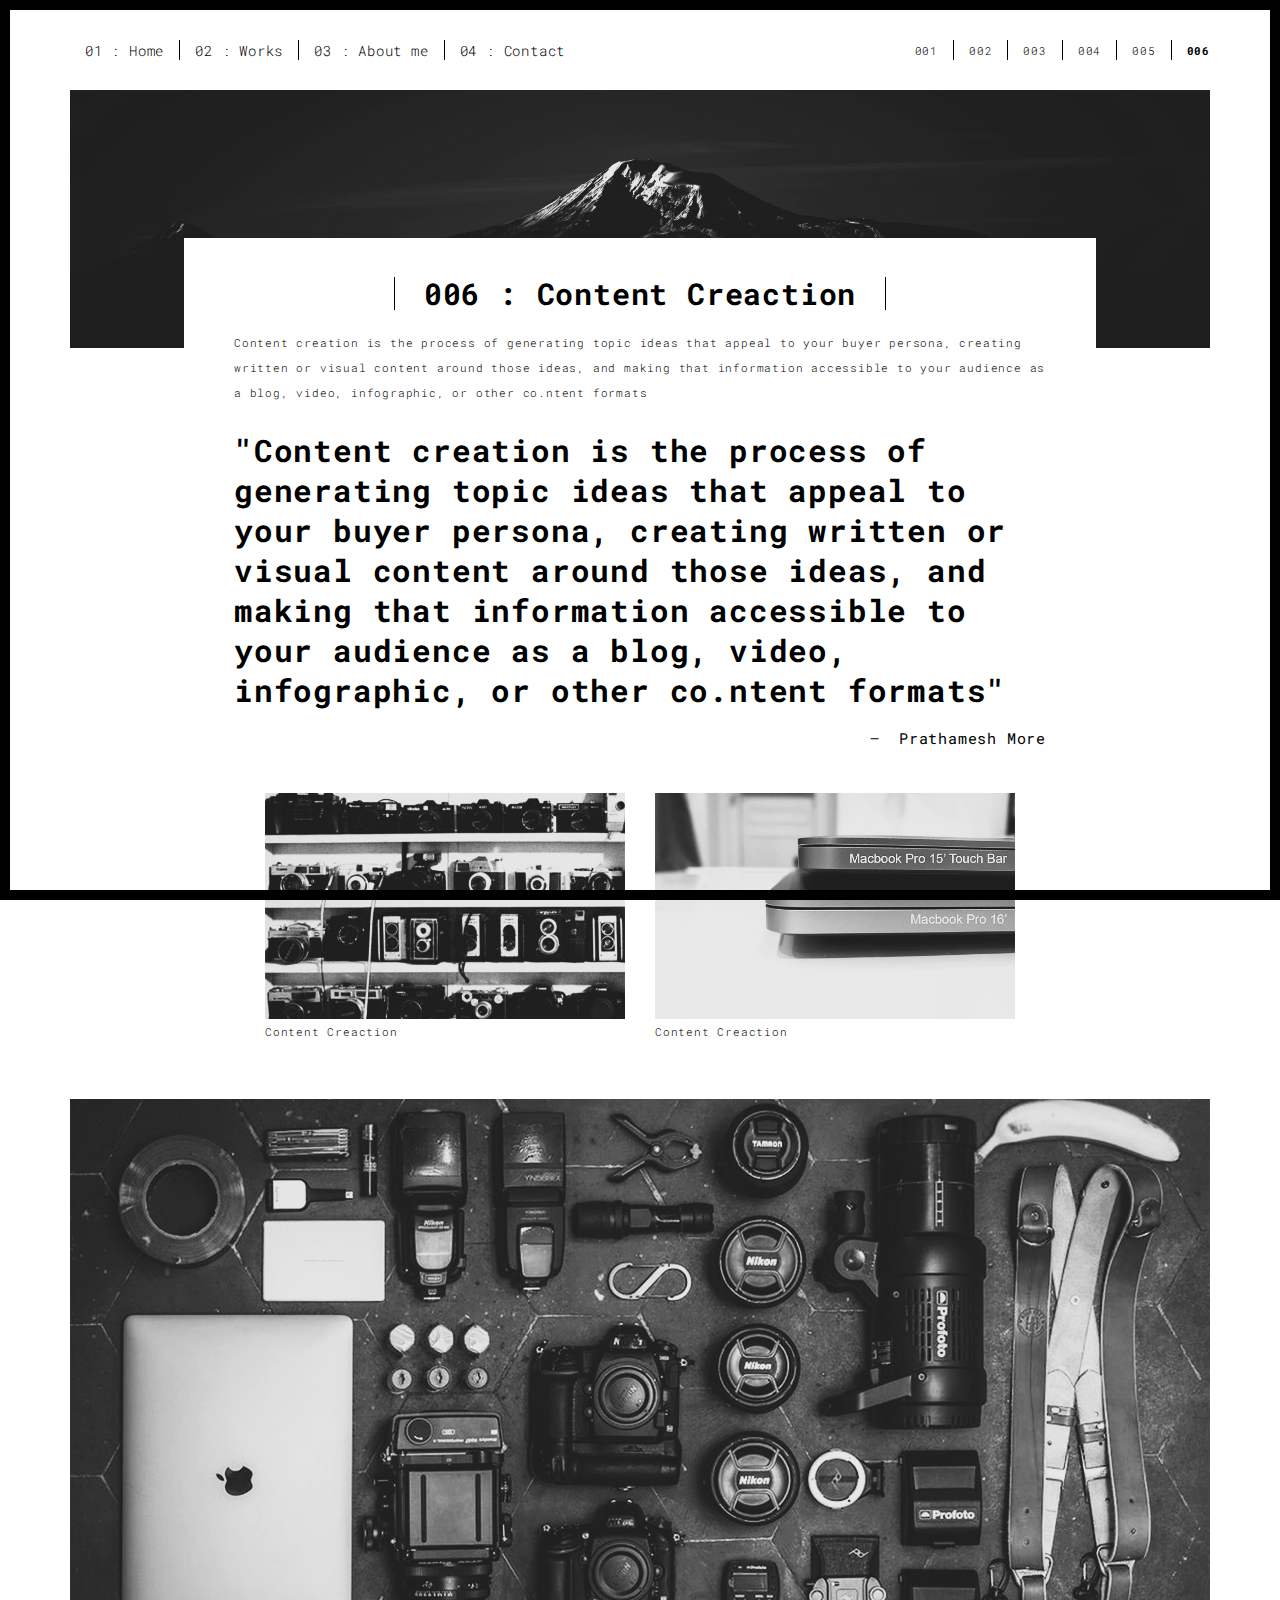
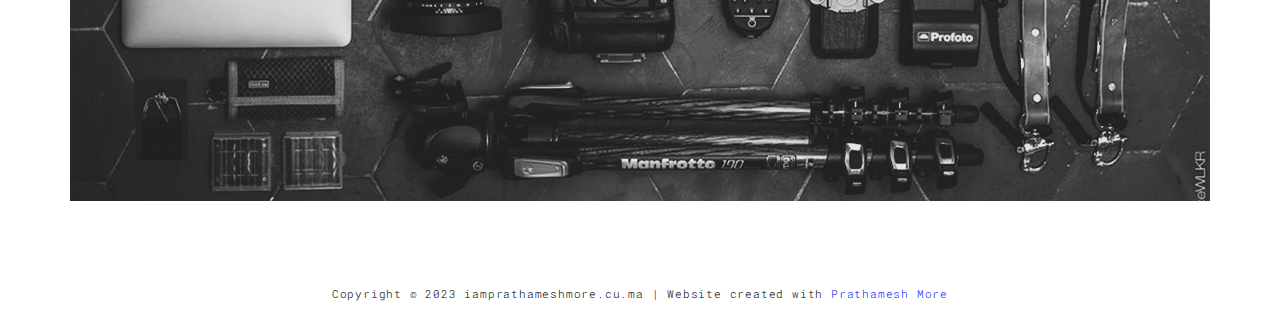
<file: work6.html>
<!DOCTYPE html>
<html lang="en">

<head>
  <meta charset="UTF-8">
  <meta content="IE=edge" http-equiv="X-UA-Compatible">
  <meta content="width=device-width,initial-scale=1" name="viewport">
  <meta content="description" name="description">
  <meta name="google" content="notranslate" />
  <meta content="Mashup templates have been developped by Orson.io team" name="author">

  <!-- Disable tap highlight on IE -->
  <meta name="msapplication-tap-highlight" content="no">
  
  <link rel="apple-touch-icon" sizes="180x180" href="./assets/apple-icon-180x180.png">
  <link href="./assets/favicon.ico" rel="icon">

  <title>www.iamprathameshmore.cu.ma</title>  

<link href="./main.3f6952e4.css" rel="stylesheet"></head>

<body class="">
<div id="site-border-left"></div>
<div id="site-border-right"></div>
<div id="site-border-top"></div>
<div id="site-border-bottom"></div>
<!-- Add your content of header -->
<header>
  <nav class="navbar  navbar-fixed-top navbar-default">
    <div class="container">
        <button type="button" class="navbar-toggle collapsed" data-toggle="collapse" data-target="#navbar-collapse" aria-expanded="false">
          <span class="sr-only">Toggle navigation</span>
          <span class="icon-bar"></span>
          <span class="icon-bar"></span>
          <span class="icon-bar"></span>
        </button>

      <div class="collapse navbar-collapse" id="navbar-collapse">
        <ul class="nav navbar-nav ">
          <li><a href="./index.html" title="">01 : Home</a></li>
          <li><a href="./works.html" title="">02 : Works</a></li>
          <li><a href="./about.html" title="">03 : About me</a></li>
          <li><a href="./contact.html" title="">04 : Contact</a></li>
        </ul>


          <ul class="nav navbar-nav navbar-right navbar-small visible-md visible-lg">
            <li><a href="./work1.html" title="" >001</a></li>
            <li><a href="./work2.html" title="" >002</a></li>
            <li><a href="./work3.html" title="" >003</a></li>
            <li><a href="./work4.html" title="" >004</a></li>
            <li><a href="./work5.html" title="" >005</a></li>
            <li><a href="./work6.html" title="" class="active">006</a></li>
          </ul>


      </div> 
    </div>
  </nav>
</header>
<div class="section-container">
  <div class="container">
    <div class="row">
      <div class="col-xs-12">
        <img src="./assets/images/work006-01.jpg" class="img-responsive" alt="">
        <div class="card-container">
          <div class="text-center">
            <h1 class="h2">006 : Content Creaction</h1>
          </div>
          <p>Content creation is the process of generating topic ideas that appeal to your buyer persona, creating written or visual content around those ideas, and making that information accessible to your audience as a blog, video, infographic, or other co.ntent formats</p>

          <blockquote>
            <p>"Content creation is the process of generating topic ideas that appeal to your buyer persona, creating written or visual content around those ideas, and making that information accessible to your audience as a blog, video, infographic, or other co.ntent formats"</p>
            <small class="pull-right">Prathamesh More</small>
          </blockquote>
        </div>
      </div>

      
      
      <div class="col-md-8 col-md-offset-2 section-container-spacer">
        <div class="row">
          <div class="col-xs-12 col-md-6">
            <img src="./assets/images/work006-02.jpg" class="img-responsive" alt="">
            <p>Content Creaction</p>
          </div>
          <div class="col-xs-12 col-md-6">
            <img src="./assets/images/work006-03.jpg" class="img-responsive" alt="">
            <p>Content Creaction</p>
          </div>
        </div>
      </div>

      <div class="col-xs-12">
        <img src="./assets/images/work006-04.jpg" class="img-responsive" alt="">
      </div>

    </div>
  </div>
</div>

<footer class="footer-container text-center">
  <div class="container">
    <div class="row">
      <div class="col-xs-12">
        <p>Copyright © 2023 iamprathameshmore.cu.ma | Website created with <a href="https://www.linkedin.com/in/prathamesh-more-b64a99240" title="Create website with free html template">Prathamesh More</a></p>
      </div>
    </div>
  </div>
</footer>

<script>
  document.addEventListener("DOMContentLoaded", function (event) {
     navActivePage();
  });
</script>

<!-- Google Analytics: change UA-XXXXX-X to be your site's ID 

<script>
  (function (i, s, o, g, r, a, m) {
    i['GoogleAnalyticsObject'] = r; i[r] = i[r] || function () {
      (i[r].q = i[r].q || []).push(arguments)
    }, i[r].l = 1 * new Date(); a = s.createElement(o),
      m = s.getElementsByTagName(o)[0]; a.async = 1; a.src = g; m.parentNode.insertBefore(a, m)
  })(window, document, 'script', '//www.google-analytics.com/analytics.js', 'ga');
  ga('create', 'UA-XXXXX-X', 'auto');
  ga('send', 'pageview');
</script>

--> <script type="text/javascript" src="./main.70a66962.js"></script></body>

</html>
</file>
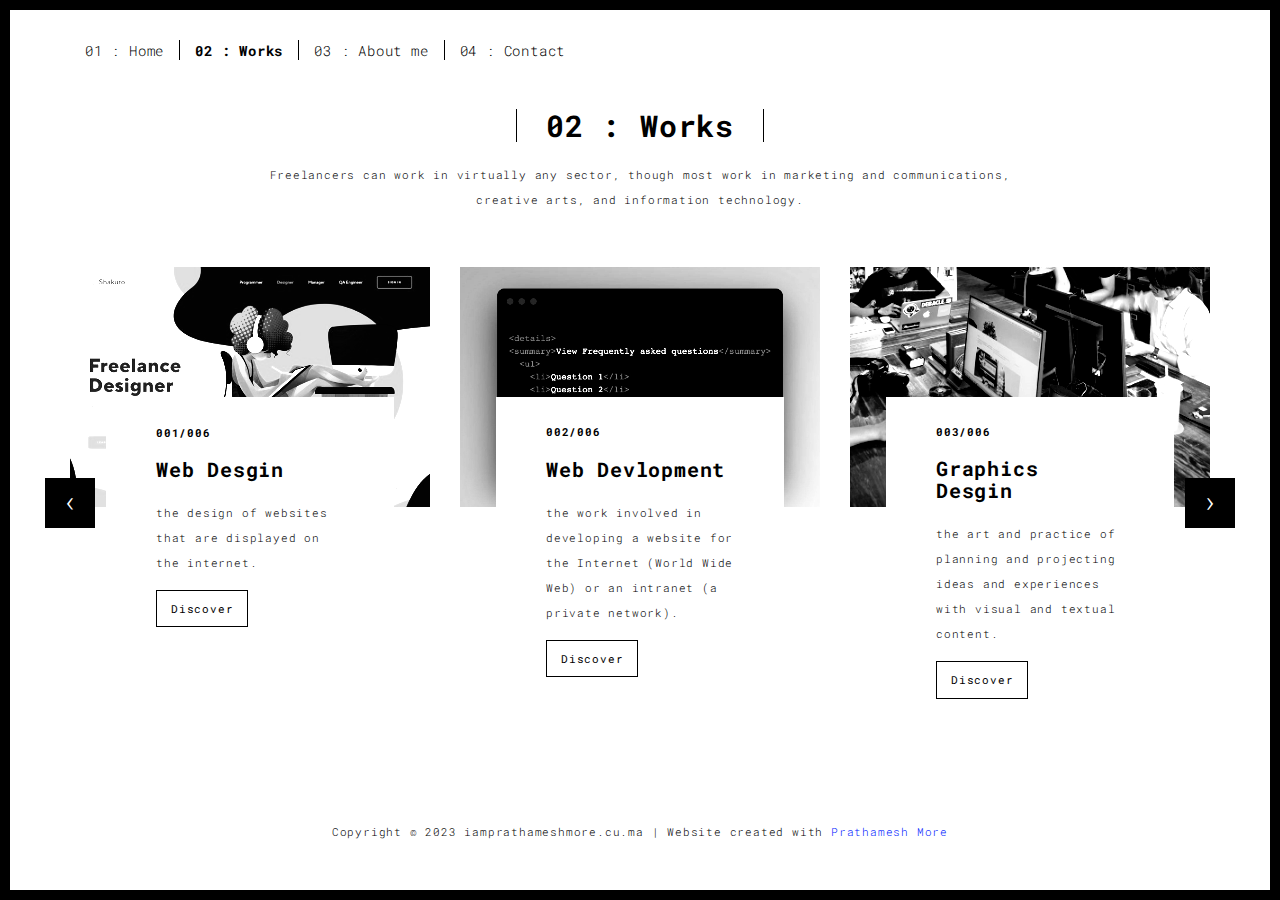
<file: works.html>
<!DOCTYPE html>
<html lang="en">

<head>
  <meta charset="UTF-8">
  <meta content="IE=edge" http-equiv="X-UA-Compatible">
  <meta content="width=device-width,initial-scale=1" name="viewport">
  <meta content="description" name="description">
  <meta name="google" content="notranslate" />
  <meta content="Mashup templates have been developped by Orson.io team" name="author">

  <!-- Disable tap highlight on IE -->
  <meta name="msapplication-tap-highlight" content="no">
  
  <link rel="apple-touch-icon" sizes="180x180" href="./assets/apple-icon-180x180.png">
  <link href="./assets/favicon.ico" rel="icon">

  <title>www.iamprathameshmore.cu.ma</title>  

<link href="./main.3f6952e4.css" rel="stylesheet"></head>

<body class="">
<div id="site-border-left"></div>
<div id="site-border-right"></div>
<div id="site-border-top"></div>
<div id="site-border-bottom"></div>
 <!-- Add your content of header -->
<header>
  <nav class="navbar  navbar-fixed-top navbar-default">
    <div class="container">
        <button type="button" class="navbar-toggle collapsed" data-toggle="collapse" data-target="#navbar-collapse" aria-expanded="false">
          <span class="sr-only">Toggle navigation</span>
          <span class="icon-bar"></span>
          <span class="icon-bar"></span>
          <span class="icon-bar"></span>
        </button>

      <div class="collapse navbar-collapse" id="navbar-collapse">
        <ul class="nav navbar-nav ">
          <li><a href="./index.html" title="">01 : Home</a></li>
          <li><a href="./works.html" title="">02 : Works</a></li>
          <li><a href="./about.html" title="">03 : About me</a></li>
          <li><a href="./contact.html" title="">04 : Contact</a></li>
        </ul>


      </div> 
    </div>
  </nav>
</header>

<div class="section-container">
  <div class="container">
    <div class="row">
      
      <div class="col-sm-8 col-sm-offset-2 section-container-spacer">
        <div class="text-center">
          <h1 class="h2">02 : Works</h1>
          <p>Freelancers can work in virtually any sector, though most work in marketing and communications, creative arts, and information technology.</p>
        </div>
      </div>

      <div class="col-md-12">
     
      <div id="myCarousel" class="carousel slide projects-carousel">
        <!-- Carousel items -->
        <div class="carousel-inner">
            <div class="item active">
                <div class="row">
                    <div class="col-sm-4">

                      <a href="./work1.html" title="" class="black-image-project-hover">
                        <img src="./assets/images/work01-hover.jpg" alt="" class="img-responsive">
                      </a>
                      <div class="card-container card-container-lg">
                        <h4>001/006</h4>
                        <h3>Web Desgin</h3>
                        <p>the design of websites that are displayed on the internet.</p>
                        <a href="./work1.html" title="" class="btn btn-default">Discover</a>
                      </div>
                    </div>
                    <div class="col-sm-4">
                      <a href="./work2.html" title="" class="black-image-project-hover">
                        <img src="./assets/images/work02-hover.jpg" alt="" class="img-responsive">
                      </a>
                      <div class="card-container card-container-lg">
                        <h4>002/006</h4>
                        <h3>Web Devlopment</h3>
                        <p>the work involved in developing a website for the Internet (World Wide Web) or an intranet (a private network).</p>
                        <a href="./work2.html" title="" class="btn btn-default">Discover</a>
                      </div>
                    </div>
                    <div class="col-sm-4">
                      <a href="./work3.html" title="" class="black-image-project-hover">
                        <img src="./assets/images/work03-hover.jpg" alt="" class="img-responsive">
                      </a>
                      <div class="card-container card-container-lg">
                        <h4>003/006</h4>
                        <h3>Graphics Desgin</h3>
                        <p>the art and practice of planning and projecting ideas and experiences with visual and textual content.</p>
                        <a href="./work3.html" title="" class="btn btn-default">Discover</a>
                      </div>
                    </div>
                    
                </div>
                <!--/row-->
            </div>
            <!--/item-->
            <div class="item">
                <div class="row">
                  <div class="col-sm-4">
                    <a href="./work4.html" class="black-image-project-hover">
                      <img src="./assets/images/work04-hover.jpg" alt="Image" class="img-responsive">
                    </a>
                    <div class="card-container">
                      <h4>004/006</h4>
                      <h3>Artifical Intelligence and Machine Learning</h3>
                      <p>Artificial intelligence leverages computers and machines to mimic the problem-solving and decision-making capabilities of the human mind.</p>
                      <a href="./work4.html" class="btn btn-default">Discover</a>
                    </div>
                  </div>
                   <div class="col-sm-4">
                      <a href="./work5.html" class="black-image-project-hover">
                        <img src="./assets/images/work05-hover.jpg" alt="Image" class="img-responsive">
                      </a>
                      <div class="card-container">
                        <h4>005/006</h4>
                        <h3>Moblie Application</h3>
                        <p>a software application developed specifically for use on small, wireless computing devices, such as smartphones and tablets, rather than desktop or laptop computers.</p>
                        
                        <a href="./work5.html" class="btn btn-default">Discover</a>
                      </div>
                    </div>
                    
                    <div class="col-sm-4">
                      <a href="./work6.html" class="black-image-project-hover">
                        <img src="./assets/images/work06-hover.jpg" alt="Image" class="img-responsive">
                      </a>
                      <div class="card-container">
                        <h4>006/006</h4>
                        <h3>Content Creaction</h3>
                        <p>Content creation is the process of generating topic ideas that appeal to your buyer persona, creating written or visual content around those ideas, and making that information accessible to your audience as a blog, video, infographic, or other content formats.</p>
                        <a href="./work6.html" class="btn btn-default">Discover</a>
                      </div>
                    </div>
                    
                </div>
                <!--/row-->
            </div>
            
            <!--/item-->
        </div>
        <!--/carousel-inner--> 
        <a class="left carousel-control" href="#myCarousel" data-slide="prev">‹</a>

        <a class="right carousel-control" href="#myCarousel" data-slide="next">›</a>
     </div>



    <!--/myCarousel-->
    </div>



    </div>
  </div>
</div>


<footer class="footer-container text-center">
  <div class="container">
    <div class="row">
      <div class="col-xs-12">
        <p>Copyright © 2023 iamprathameshmore.cu.ma | Website created with <a href="https://www.linkedin.com/in/prathamesh-more-b64a99240" title="Create website with free html template">Prathamesh More</a></p>
      </div>
    </div>
  </div>
</footer>

<script>
  document.addEventListener("DOMContentLoaded", function (event) {
     navActivePage();
  });
</script>

<!-- Google Analytics: change UA-XXXXX-X to be your site's ID 

<script>
  (function (i, s, o, g, r, a, m) {
    i['GoogleAnalyticsObject'] = r; i[r] = i[r] || function () {
      (i[r].q = i[r].q || []).push(arguments)
    }, i[r].l = 1 * new Date(); a = s.createElement(o),
      m = s.getElementsByTagName(o)[0]; a.async = 1; a.src = g; m.parentNode.insertBefore(a, m)
  })(window, document, 'script', '//www.google-analytics.com/analytics.js', 'ga');
  ga('create', 'UA-XXXXX-X', 'auto');
  ga('send', 'pageview');
</script>

--> <script type="text/javascript" src="./main.70a66962.js"></script></body>

</html>
</file>
<file: main.3f6952e4.css>
@import url(https://fonts.googleapis.com/css?family=Roboto:900|Roboto+Mono:300,400,700);@import url(https://maxcdn.bootstrapcdn.com/font-awesome/4.7.0/css/font-awesome.min.css);/*!
 * Bootstrap v3.3.7 (http://getbootstrap.com)
 * Copyright 2011-2016 Twitter, Inc.
 * Licensed under MIT (https://github.com/twbs/bootstrap/blob/master/LICENSE)
 */
/*! normalize.css v3.0.3 | MIT License | github.com/necolas/normalize.css */
html{font-family:sans-serif;-ms-text-size-adjust:100%;-webkit-text-size-adjust:100%}
body{margin:0}
article,aside,details,figcaption,figure,footer,header,hgroup,main,menu,nav,section,summary{display:block}
audio,canvas,progress,video{display:inline-block;vertical-align:baseline}
audio:not([controls]){display:none;height:0}[hidden],
template{display:none}a{background-color:transparent}
a:active,a:hover{outline:0}abbr[title]{border-bottom:1px dotted}
b,strong{font-weight:700}
dfn{font-style:italic}
h1{font-size:2em;margin:.67em 0}
mark{background:#ff0;color:#000}
small{font-size:80%}sub,
sup{font-size:75%;line-height:0;position:relative;vertical-align:baseline}
sup{top:-.5em}
sub{bottom:-.25em}
img{border:0}
svg:not(:root){overflow:hidden}
figure{margin:1em 40px}
hr{box-sizing:content-box;height:0}
pre{overflow:auto}
code,kbd,pre,samp{font-family:monospace,monospace;font-size:1em}
button,input,optgroup,select,textarea{color:inherit;font:inherit;margin:0}
button{overflow:visible}
button,select{text-transform:none}
button,html input[type=button],input[type=reset],input[type=submit]{-webkit-appearance:button;cursor:pointer}
button[disabled],html input[disabled]{cursor:default}
button::-moz-focus-inner,input::-moz-focus-inner{border:0;padding:0}input{line-height:normal}
input[type=checkbox],input[type=radio]{box-sizing:border-box;padding:0}input[type=number]::-webkit-inner-spin-button,input[type=number]::-webkit-outer-spin-button{height:auto}input[type=search]{-webkit-appearance:textfield;box-sizing:content-box}
input[type=search]::-webkit-search-cancel-button,input[type=search]::-webkit-search-decoration{-webkit-appearance:none}fieldset{border:1px solid silver;margin:0 2px;padding:.35em .625em .75em}
textarea{overflow:auto}
optgroup{font-weight:700}
table{border-collapse:collapse;border-spacing:0}td,th{padding:0}

/*! Source: https://github.com/h5bp/html5-boilerplate/blob/master/src/css/main.css */@media print{*,:after,:before{background:transparent!important;color:#000!important;box-shadow:none!important;text-shadow:none!important}a,a:visited{text-decoration:underline}a[href]:after{content:" (" attr(href) ")"}abbr[title]:after{content:" (" attr(title) ")"}a[href^="#"]:after,a[href^="javascript:"]:after{content:""}blockquote,pre{border:1px solid #999;page-break-inside:avoid}thead{display:table-header-group}img,tr{page-break-inside:avoid}img{max-width:100%!important}h2,h3,p{orphans:3;widows:3}h2,h3{page-break-after:avoid}.navbar{display:none}.btn>.caret,.dropup>.btn>.caret{border-top-color:#000!important}.label{border:1px solid #000}.table{border-collapse:collapse!important}.table td,.table th{background-color:#fff!important}.table-bordered td,.table-bordered th{border:1px solid #ddd!important}}*,:after,:before{-webkit-box-sizing:border-box;-moz-box-sizing:border-box;box-sizing:border-box}html{font-size:10px;-webkit-tap-highlight-color:transparent}body{font-family:Roboto Mono,Helvetica,Arial,sans-serif;font-size:11px;line-height:1.78;color:#000;background-color:#fff}button,input,select,textarea{font-family:inherit;font-size:inherit;line-height:inherit}a{color:#001aff;text-decoration:none}a:focus,a:hover{color:#0012b3;text-decoration:underline}a:focus{outline:5px auto -webkit-focus-ring-color;outline-offset:-2px}figure{margin:0}img{vertical-align:middle}.img-responsive{display:block;max-width:100%;height:auto}.img-rounded{border-radius:0}.img-thumbnail{padding:4px;line-height:1.78;background-color:#fff;border:1px solid #ddd;border-radius:0;-webkit-transition:all .2s ease-in-out;-o-transition:all .2s ease-in-out;transition:all .2s ease-in-out;display:inline-block;max-width:100%;height:auto}.img-circle{border-radius:50%}hr{margin-top:19px;margin-bottom:19px;border:0;border-top:1px solid #eee}.sr-only{position:absolute;width:1px;height:1px;margin:-1px;padding:0;overflow:hidden;clip:rect(0,0,0,0);border:0}.sr-only-focusable:active,.sr-only-focusable:focus{position:static;width:auto;height:auto;margin:0;overflow:visible;clip:auto}[role=button]{cursor:pointer}.h1,.h2,.h3,.h4,.h5,.h6,h1,h2,h3,h4,h5,h6{font-family:Roboto Mono,Helvetica,Arial,sans-serif;font-weight:700;line-height:1.1;color:#000}.h1 .small,.h1 small,.h2 .small,.h2 small,.h3 .small,.h3 small,.h4 .small,.h4 small,.h5 .small,.h5 small,.h6 .small,.h6 small,h1 .small,h1 small,h2 .small,h2 small,h3 .small,h3 small,h4 .small,h4 small,h5 .small,h5 small,h6 .small,h6 small{font-weight:400;line-height:1;color:#777}.h1,.h2,.h3,h1,h2,h3{margin-top:19px;margin-bottom:9.5px}.h1 .small,.h1 small,.h2 .small,.h2 small,.h3 .small,.h3 small,h1 .small,h1 small,h2 .small,h2 small,h3 .small,h3 small{font-size:65%}.h4,.h5,.h6,h4,h5,h6{margin-top:9.5px;margin-bottom:9.5px}.h4 .small,.h4 small,.h5 .small,.h5 small,.h6 .small,.h6 small,h4 .small,h4 small,h5 .small,h5 small,h6 .small,h6 small{font-size:75%}.h1,h1{font-size:70px}.h2,h2{font-size:30px}.h3,h3{font-size:20px}.h4,.h5,h4,h5{font-size:11px}.h6,h6{font-size:10px}p{margin:0 0 9.5px}.lead{margin-bottom:19px;font-size:12px;font-weight:300;line-height:1.4}@media (min-width:768px){.lead{font-size:16.5px}}.small,small{font-size:90%}.mark,mark{background-color:#fcf8e3;padding:.2em}.text-left{text-align:left}.text-right{text-align:right}.text-center{text-align:center}.text-justify{text-align:justify}.text-nowrap{white-space:nowrap}.text-lowercase{text-transform:lowercase}.initialism,.text-uppercase{text-transform:uppercase}.text-capitalize{text-transform:capitalize}.text-muted{color:#777}.text-primary{color:#001aff}a.text-primary:focus,a.text-primary:hover{color:#0015cc}.text-success{color:#fff}a.text-success:focus,a.text-success:hover{color:#e6e6e6}.text-info{color:#31708f}a.text-info:focus,a.text-info:hover{color:#245269}.text-warning{color:#8a6d3b}a.text-warning:focus,a.text-warning:hover{color:#66512c}.text-danger{color:#fff}a.text-danger:focus,a.text-danger:hover{color:#e6e6e6}.bg-primary{color:#fff;background-color:#001aff}a.bg-primary:focus,a.bg-primary:hover{background-color:#0015cc}.bg-success,a.bg-success:focus,a.bg-success:hover{background-color:#000}.bg-info{background-color:#d9edf7}a.bg-info:focus,a.bg-info:hover{background-color:#afd9ee}.bg-warning{background-color:#fcf8e3}a.bg-warning:focus,a.bg-warning:hover{background-color:#f7ecb5}.bg-danger{background-color:red}a.bg-danger:focus,a.bg-danger:hover{background-color:#c00}.page-header{padding-bottom:8.5px;margin:38px 0 19px;border-bottom:1px solid #eee}ol,ul{margin-top:0;margin-bottom:9.5px}ol ol,ol ul,ul ol,ul ul{margin-bottom:0}.list-inline,.list-unstyled{padding-left:0;list-style:none}.list-inline{margin-left:-5px}.list-inline>li{display:inline-block;padding-left:5px;padding-right:5px}dl{margin-top:0;margin-bottom:19px}dd,dt{line-height:1.78}dt{font-weight:700}dd{margin-left:0}.dl-horizontal dd:after,.dl-horizontal dd:before{content:" ";display:table}.dl-horizontal dd:after{clear:both}@media (min-width:768px){.dl-horizontal dt{float:left;width:160px;clear:left;text-align:right;overflow:hidden;text-overflow:ellipsis;white-space:nowrap}.dl-horizontal dd{margin-left:180px}}abbr[data-original-title],abbr[title]{cursor:help;border-bottom:1px dotted #777}.initialism{font-size:90%}blockquote{padding:9.5px 19px;margin:0 0 19px;font-size:13.75px;border-left:5px solid #eee}blockquote ol:last-child,blockquote p:last-child,blockquote ul:last-child{margin-bottom:0}blockquote .small,blockquote footer,blockquote small{display:block;font-size:80%;line-height:1.78;color:#777}blockquote .small:before,blockquote footer:before,blockquote small:before{content:"\2014   \A0"}.blockquote-reverse,blockquote.pull-right{padding-right:15px;padding-left:0;border-right:5px solid #eee;border-left:0;text-align:right}.blockquote-reverse .small:before,.blockquote-reverse footer:before,.blockquote-reverse small:before,blockquote.pull-right .small:before,blockquote.pull-right footer:before,blockquote.pull-right small:before{content:""}.blockquote-reverse .small:after,.blockquote-reverse footer:after,.blockquote-reverse small:after,blockquote.pull-right .small:after,blockquote.pull-right footer:after,blockquote.pull-right small:after{content:"\A0   \2014"}address{margin-bottom:19px;font-style:normal;line-height:1.78}code,kbd,pre,samp{font-family:Menlo,Monaco,Consolas,Courier New,monospace}code{color:#c7254e;background-color:#f9f2f4}code,kbd{padding:2px 4px;font-size:90%;border-radius:0}kbd{color:#fff;background-color:#333;box-shadow:inset 0 -1px 0 rgba(0,0,0,.25)}kbd kbd{padding:0;font-size:100%;font-weight:700;box-shadow:none}pre{display:block;padding:9px;margin:0 0 9.5px;font-size:10px;line-height:1.78;word-break:break-all;word-wrap:break-word;color:#333;background-color:#f5f5f5;border:1px solid #ccc;border-radius:0}pre code{padding:0;font-size:inherit;color:inherit;white-space:pre-wrap;background-color:transparent;border-radius:0}.pre-scrollable{max-height:340px;overflow-y:scroll}.container{margin-right:auto;margin-left:auto;padding-left:15px;padding-right:15px}.container:after,.container:before{content:" ";display:table}.container:after{clear:both}@media (min-width:768px){.container{width:750px}}@media (min-width:992px){.container{width:970px}}@media (min-width:1200px){.container{width:1170px}}.container-fluid{margin-right:auto;margin-left:auto;padding-left:15px;padding-right:15px}.container-fluid:after,.container-fluid:before{content:" ";display:table}.container-fluid:after{clear:both}.row{margin-left:-15px;margin-right:-15px}.row:after,.row:before{content:" ";display:table}.row:after{clear:both}.col-lg-1,.col-lg-2,.col-lg-3,.col-lg-4,.col-lg-5,.col-lg-6,.col-lg-7,.col-lg-8,.col-lg-9,.col-lg-10,.col-lg-11,.col-lg-12,.col-md-1,.col-md-2,.col-md-3,.col-md-4,.col-md-5,.col-md-6,.col-md-7,.col-md-8,.col-md-9,.col-md-10,.col-md-11,.col-md-12,.col-sm-1,.col-sm-2,.col-sm-3,.col-sm-4,.col-sm-5,.col-sm-6,.col-sm-7,.col-sm-8,.col-sm-9,.col-sm-10,.col-sm-11,.col-sm-12,.col-xs-1,.col-xs-2,.col-xs-3,.col-xs-4,.col-xs-5,.col-xs-6,.col-xs-7,.col-xs-8,.col-xs-9,.col-xs-10,.col-xs-11,.col-xs-12{position:relative;min-height:1px;padding-left:15px;padding-right:15px}.col-xs-1,.col-xs-2,.col-xs-3,.col-xs-4,.col-xs-5,.col-xs-6,.col-xs-7,.col-xs-8,.col-xs-9,.col-xs-10,.col-xs-11,.col-xs-12{float:left}.col-xs-1{width:8.33333%}.col-xs-2{width:16.66667%}.col-xs-3{width:25%}.col-xs-4{width:33.33333%}.col-xs-5{width:41.66667%}.col-xs-6{width:50%}.col-xs-7{width:58.33333%}.col-xs-8{width:66.66667%}.col-xs-9{width:75%}.col-xs-10{width:83.33333%}.col-xs-11{width:91.66667%}.col-xs-12{width:100%}.col-xs-pull-0{right:auto}.col-xs-pull-1{right:8.33333%}.col-xs-pull-2{right:16.66667%}.col-xs-pull-3{right:25%}.col-xs-pull-4{right:33.33333%}.col-xs-pull-5{right:41.66667%}.col-xs-pull-6{right:50%}.col-xs-pull-7{right:58.33333%}.col-xs-pull-8{right:66.66667%}.col-xs-pull-9{right:75%}.col-xs-pull-10{right:83.33333%}.col-xs-pull-11{right:91.66667%}.col-xs-pull-12{right:100%}.col-xs-push-0{left:auto}.col-xs-push-1{left:8.33333%}.col-xs-push-2{left:16.66667%}.col-xs-push-3{left:25%}.col-xs-push-4{left:33.33333%}.col-xs-push-5{left:41.66667%}.col-xs-push-6{left:50%}.col-xs-push-7{left:58.33333%}.col-xs-push-8{left:66.66667%}.col-xs-push-9{left:75%}.col-xs-push-10{left:83.33333%}.col-xs-push-11{left:91.66667%}.col-xs-push-12{left:100%}.col-xs-offset-0{margin-left:0}.col-xs-offset-1{margin-left:8.33333%}.col-xs-offset-2{margin-left:16.66667%}.col-xs-offset-3{margin-left:25%}.col-xs-offset-4{margin-left:33.33333%}.col-xs-offset-5{margin-left:41.66667%}.col-xs-offset-6{margin-left:50%}.col-xs-offset-7{margin-left:58.33333%}.col-xs-offset-8{margin-left:66.66667%}.col-xs-offset-9{margin-left:75%}.col-xs-offset-10{margin-left:83.33333%}.col-xs-offset-11{margin-left:91.66667%}.col-xs-offset-12{margin-left:100%}@media (min-width:768px){.col-sm-1,.col-sm-2,.col-sm-3,.col-sm-4,.col-sm-5,.col-sm-6,.col-sm-7,.col-sm-8,.col-sm-9,.col-sm-10,.col-sm-11,.col-sm-12{float:left}.col-sm-1{width:8.33333%}.col-sm-2{width:16.66667%}.col-sm-3{width:25%}.col-sm-4{width:33.33333%}.col-sm-5{width:41.66667%}.col-sm-6{width:50%}.col-sm-7{width:58.33333%}.col-sm-8{width:66.66667%}.col-sm-9{width:75%}.col-sm-10{width:83.33333%}.col-sm-11{width:91.66667%}.col-sm-12{width:100%}.col-sm-pull-0{right:auto}.col-sm-pull-1{right:8.33333%}.col-sm-pull-2{right:16.66667%}.col-sm-pull-3{right:25%}.col-sm-pull-4{right:33.33333%}.col-sm-pull-5{right:41.66667%}.col-sm-pull-6{right:50%}.col-sm-pull-7{right:58.33333%}.col-sm-pull-8{right:66.66667%}.col-sm-pull-9{right:75%}.col-sm-pull-10{right:83.33333%}.col-sm-pull-11{right:91.66667%}.col-sm-pull-12{right:100%}.col-sm-push-0{left:auto}.col-sm-push-1{left:8.33333%}.col-sm-push-2{left:16.66667%}.col-sm-push-3{left:25%}.col-sm-push-4{left:33.33333%}.col-sm-push-5{left:41.66667%}.col-sm-push-6{left:50%}.col-sm-push-7{left:58.33333%}.col-sm-push-8{left:66.66667%}.col-sm-push-9{left:75%}.col-sm-push-10{left:83.33333%}.col-sm-push-11{left:91.66667%}.col-sm-push-12{left:100%}.col-sm-offset-0{margin-left:0}.col-sm-offset-1{margin-left:8.33333%}.col-sm-offset-2{margin-left:16.66667%}.col-sm-offset-3{margin-left:25%}.col-sm-offset-4{margin-left:33.33333%}.col-sm-offset-5{margin-left:41.66667%}.col-sm-offset-6{margin-left:50%}.col-sm-offset-7{margin-left:58.33333%}.col-sm-offset-8{margin-left:66.66667%}.col-sm-offset-9{margin-left:75%}.col-sm-offset-10{margin-left:83.33333%}.col-sm-offset-11{margin-left:91.66667%}.col-sm-offset-12{margin-left:100%}}@media (min-width:992px){.col-md-1,.col-md-2,.col-md-3,.col-md-4,.col-md-5,.col-md-6,.col-md-7,.col-md-8,.col-md-9,.col-md-10,.col-md-11,.col-md-12{float:left}.col-md-1{width:8.33333%}.col-md-2{width:16.66667%}.col-md-3{width:25%}.col-md-4{width:33.33333%}.col-md-5{width:41.66667%}.col-md-6{width:50%}.col-md-7{width:58.33333%}.col-md-8{width:66.66667%}.col-md-9{width:75%}.col-md-10{width:83.33333%}.col-md-11{width:91.66667%}.col-md-12{width:100%}.col-md-pull-0{right:auto}.col-md-pull-1{right:8.33333%}.col-md-pull-2{right:16.66667%}.col-md-pull-3{right:25%}.col-md-pull-4{right:33.33333%}.col-md-pull-5{right:41.66667%}.col-md-pull-6{right:50%}.col-md-pull-7{right:58.33333%}.col-md-pull-8{right:66.66667%}.col-md-pull-9{right:75%}.col-md-pull-10{right:83.33333%}.col-md-pull-11{right:91.66667%}.col-md-pull-12{right:100%}.col-md-push-0{left:auto}.col-md-push-1{left:8.33333%}.col-md-push-2{left:16.66667%}.col-md-push-3{left:25%}.col-md-push-4{left:33.33333%}.col-md-push-5{left:41.66667%}.col-md-push-6{left:50%}.col-md-push-7{left:58.33333%}.col-md-push-8{left:66.66667%}.col-md-push-9{left:75%}.col-md-push-10{left:83.33333%}.col-md-push-11{left:91.66667%}.col-md-push-12{left:100%}.col-md-offset-0{margin-left:0}.col-md-offset-1{margin-left:8.33333%}.col-md-offset-2{margin-left:16.66667%}.col-md-offset-3{margin-left:25%}.col-md-offset-4{margin-left:33.33333%}.col-md-offset-5{margin-left:41.66667%}.col-md-offset-6{margin-left:50%}.col-md-offset-7{margin-left:58.33333%}.col-md-offset-8{margin-left:66.66667%}.col-md-offset-9{margin-left:75%}.col-md-offset-10{margin-left:83.33333%}.col-md-offset-11{margin-left:91.66667%}.col-md-offset-12{margin-left:100%}}@media (min-width:1200px){.col-lg-1,.col-lg-2,.col-lg-3,.col-lg-4,.col-lg-5,.col-lg-6,.col-lg-7,.col-lg-8,.col-lg-9,.col-lg-10,.col-lg-11,.col-lg-12{float:left}.col-lg-1{width:8.33333%}.col-lg-2{width:16.66667%}.col-lg-3{width:25%}.col-lg-4{width:33.33333%}.col-lg-5{width:41.66667%}.col-lg-6{width:50%}.col-lg-7{width:58.33333%}.col-lg-8{width:66.66667%}.col-lg-9{width:75%}.col-lg-10{width:83.33333%}.col-lg-11{width:91.66667%}.col-lg-12{width:100%}.col-lg-pull-0{right:auto}.col-lg-pull-1{right:8.33333%}.col-lg-pull-2{right:16.66667%}.col-lg-pull-3{right:25%}.col-lg-pull-4{right:33.33333%}.col-lg-pull-5{right:41.66667%}.col-lg-pull-6{right:50%}.col-lg-pull-7{right:58.33333%}.col-lg-pull-8{right:66.66667%}.col-lg-pull-9{right:75%}.col-lg-pull-10{right:83.33333%}.col-lg-pull-11{right:91.66667%}.col-lg-pull-12{right:100%}.col-lg-push-0{left:auto}.col-lg-push-1{left:8.33333%}.col-lg-push-2{left:16.66667%}.col-lg-push-3{left:25%}.col-lg-push-4{left:33.33333%}.col-lg-push-5{left:41.66667%}.col-lg-push-6{left:50%}.col-lg-push-7{left:58.33333%}.col-lg-push-8{left:66.66667%}.col-lg-push-9{left:75%}.col-lg-push-10{left:83.33333%}.col-lg-push-11{left:91.66667%}.col-lg-push-12{left:100%}.col-lg-offset-0{margin-left:0}.col-lg-offset-1{margin-left:8.33333%}.col-lg-offset-2{margin-left:16.66667%}.col-lg-offset-3{margin-left:25%}.col-lg-offset-4{margin-left:33.33333%}.col-lg-offset-5{margin-left:41.66667%}.col-lg-offset-6{margin-left:50%}.col-lg-offset-7{margin-left:58.33333%}.col-lg-offset-8{margin-left:66.66667%}.col-lg-offset-9{margin-left:75%}.col-lg-offset-10{margin-left:83.33333%}.col-lg-offset-11{margin-left:91.66667%}.col-lg-offset-12{margin-left:100%}}table{background-color:transparent}caption{padding-top:8px;padding-bottom:8px;color:#777}caption,th{text-align:left}.table{width:100%;max-width:100%;margin-bottom:19px}.table>tbody>tr>td,.table>tbody>tr>th,.table>tfoot>tr>td,.table>tfoot>tr>th,.table>thead>tr>td,.table>thead>tr>th{padding:8px;line-height:1.78;vertical-align:top;border-top:1px solid #ddd}.table>thead>tr>th{vertical-align:bottom;border-bottom:2px solid #ddd}.table>caption+thead>tr:first-child>td,.table>caption+thead>tr:first-child>th,.table>colgroup+thead>tr:first-child>td,.table>colgroup+thead>tr:first-child>th,.table>thead:first-child>tr:first-child>td,.table>thead:first-child>tr:first-child>th{border-top:0}.table>tbody+tbody{border-top:2px solid #ddd}.table .table{background-color:#fff}.table-condensed>tbody>tr>td,.table-condensed>tbody>tr>th,.table-condensed>tfoot>tr>td,.table-condensed>tfoot>tr>th,.table-condensed>thead>tr>td,.table-condensed>thead>tr>th{padding:5px}.table-bordered,.table-bordered>tbody>tr>td,.table-bordered>tbody>tr>th,.table-bordered>tfoot>tr>td,.table-bordered>tfoot>tr>th,.table-bordered>thead>tr>td,.table-bordered>thead>tr>th{border:1px solid #ddd}.table-bordered>thead>tr>td,.table-bordered>thead>tr>th{border-bottom-width:2px}.table-striped>tbody>tr:nth-of-type(odd){background-color:#f9f9f9}.table-hover>tbody>tr:hover{background-color:#f5f5f5}table col[class*=col-]{position:static;float:none;display:table-column}table td[class*=col-],table th[class*=col-]{position:static;float:none;display:table-cell}.table>tbody>tr.active>td,.table>tbody>tr.active>th,.table>tbody>tr>td.active,.table>tbody>tr>th.active,.table>tfoot>tr.active>td,.table>tfoot>tr.active>th,.table>tfoot>tr>td.active,.table>tfoot>tr>th.active,.table>thead>tr.active>td,.table>thead>tr.active>th,.table>thead>tr>td.active,.table>thead>tr>th.active{background-color:#f5f5f5}.table-hover>tbody>tr.active:hover>td,.table-hover>tbody>tr.active:hover>th,.table-hover>tbody>tr:hover>.active,.table-hover>tbody>tr>td.active:hover,.table-hover>tbody>tr>th.active:hover{background-color:#e8e8e8}.table-hover>tbody>tr.success:hover>td,.table-hover>tbody>tr.success:hover>th,.table-hover>tbody>tr:hover>.success,.table-hover>tbody>tr>td.success:hover,.table-hover>tbody>tr>th.success:hover,.table>tbody>tr.success>td,.table>tbody>tr.success>th,.table>tbody>tr>td.success,.table>tbody>tr>th.success,.table>tfoot>tr.success>td,.table>tfoot>tr.success>th,.table>tfoot>tr>td.success,.table>tfoot>tr>th.success,.table>thead>tr.success>td,.table>thead>tr.success>th,.table>thead>tr>td.success,.table>thead>tr>th.success{background-color:#000}.table>tbody>tr.info>td,.table>tbody>tr.info>th,.table>tbody>tr>td.info,.table>tbody>tr>th.info,.table>tfoot>tr.info>td,.table>tfoot>tr.info>th,.table>tfoot>tr>td.info,.table>tfoot>tr>th.info,.table>thead>tr.info>td,.table>thead>tr.info>th,.table>thead>tr>td.info,.table>thead>tr>th.info{background-color:#d9edf7}.table-hover>tbody>tr.info:hover>td,.table-hover>tbody>tr.info:hover>th,.table-hover>tbody>tr:hover>.info,.table-hover>tbody>tr>td.info:hover,.table-hover>tbody>tr>th.info:hover{background-color:#c4e3f3}.table>tbody>tr.warning>td,.table>tbody>tr.warning>th,.table>tbody>tr>td.warning,.table>tbody>tr>th.warning,.table>tfoot>tr.warning>td,.table>tfoot>tr.warning>th,.table>tfoot>tr>td.warning,.table>tfoot>tr>th.warning,.table>thead>tr.warning>td,.table>thead>tr.warning>th,.table>thead>tr>td.warning,.table>thead>tr>th.warning{background-color:#fcf8e3}.table-hover>tbody>tr.warning:hover>td,.table-hover>tbody>tr.warning:hover>th,.table-hover>tbody>tr:hover>.warning,.table-hover>tbody>tr>td.warning:hover,.table-hover>tbody>tr>th.warning:hover{background-color:#faf2cc}.table>tbody>tr.danger>td,.table>tbody>tr.danger>th,.table>tbody>tr>td.danger,.table>tbody>tr>th.danger,.table>tfoot>tr.danger>td,.table>tfoot>tr.danger>th,.table>tfoot>tr>td.danger,.table>tfoot>tr>th.danger,.table>thead>tr.danger>td,.table>thead>tr.danger>th,.table>thead>tr>td.danger,.table>thead>tr>th.danger{background-color:red}.table-hover>tbody>tr.danger:hover>td,.table-hover>tbody>tr.danger:hover>th,.table-hover>tbody>tr:hover>.danger,.table-hover>tbody>tr>td.danger:hover,.table-hover>tbody>tr>th.danger:hover{background-color:#e60000}.table-responsive{overflow-x:auto;min-height:.01%}@media screen and (max-width:767px){.table-responsive{width:100%;margin-bottom:14.25px;overflow-y:hidden;-ms-overflow-style:-ms-autohiding-scrollbar;border:1px solid #ddd}.table-responsive>.table{margin-bottom:0}.table-responsive>.table>tbody>tr>td,.table-responsive>.table>tbody>tr>th,.table-responsive>.table>tfoot>tr>td,.table-responsive>.table>tfoot>tr>th,.table-responsive>.table>thead>tr>td,.table-responsive>.table>thead>tr>th{white-space:nowrap}.table-responsive>.table-bordered{border:0}.table-responsive>.table-bordered>tbody>tr>td:first-child,.table-responsive>.table-bordered>tbody>tr>th:first-child,.table-responsive>.table-bordered>tfoot>tr>td:first-child,.table-responsive>.table-bordered>tfoot>tr>th:first-child,.table-responsive>.table-bordered>thead>tr>td:first-child,.table-responsive>.table-bordered>thead>tr>th:first-child{border-left:0}.table-responsive>.table-bordered>tbody>tr>td:last-child,.table-responsive>.table-bordered>tbody>tr>th:last-child,.table-responsive>.table-bordered>tfoot>tr>td:last-child,.table-responsive>.table-bordered>tfoot>tr>th:last-child,.table-responsive>.table-bordered>thead>tr>td:last-child,.table-responsive>.table-bordered>thead>tr>th:last-child{border-right:0}.table-responsive>.table-bordered>tbody>tr:last-child>td,.table-responsive>.table-bordered>tbody>tr:last-child>th,.table-responsive>.table-bordered>tfoot>tr:last-child>td,.table-responsive>.table-bordered>tfoot>tr:last-child>th{border-bottom:0}}fieldset{margin:0;min-width:0}fieldset,legend{padding:0;border:0}legend{display:block;width:100%;margin-bottom:19px;font-size:16.5px;line-height:inherit;color:#333;border-bottom:1px solid #e5e5e5}label{display:inline-block;max-width:100%;margin-bottom:5px;font-weight:700}input[type=search]{-webkit-box-sizing:border-box;-moz-box-sizing:border-box;box-sizing:border-box}input[type=checkbox],input[type=radio]{margin:4px 0 0;margin-top:1px\9;line-height:normal}input[type=file]{display:block}input[type=range]{display:block;width:100%}select[multiple],select[size]{height:auto}input[type=checkbox]:focus,input[type=file]:focus,input[type=radio]:focus{outline:5px auto -webkit-focus-ring-color;outline-offset:-2px}output{padding-top:9px}.form-control,output{display:block;font-size:11px;line-height:1.78;color:#555}.form-control{width:100%;height:40px;padding:8px 14px;background-color:#fff;background-image:none;border:1px solid #000;border-radius:0;-webkit-box-shadow:inset 0 1px 1px rgba(0,0,0,.075);box-shadow:inset 0 1px 1px rgba(0,0,0,.075);-webkit-transition:border-color .15s ease-in-out,box-shadow .15s ease-in-out;-o-transition:border-color ease-in-out .15s,box-shadow ease-in-out .15s;transition:border-color .15s ease-in-out,box-shadow .15s ease-in-out}.form-control:focus{border-color:#66afe9;-webkit-box-shadow:inset 0 1px 1px rgba(0,0,0,.075),0 0 8px rgba(102,175,233,.6);box-shadow:inset 0 1px 1px rgba(0,0,0,.075),0 0 8px rgba(102,175,233,.6)}.form-control::-moz-placeholder{color:#999;opacity:1}.form-control:-ms-input-placeholder{color:#999}.form-control::-webkit-input-placeholder{color:#999}.form-control::-ms-expand{border:0;background-color:transparent}.form-control[disabled],.form-control[readonly],fieldset[disabled] .form-control{background-color:#eee;opacity:1}.form-control[disabled],fieldset[disabled] .form-control{cursor:not-allowed}textarea.form-control{height:auto}input[type=search]{-webkit-appearance:none}@media screen and (-webkit-min-device-pixel-ratio:0){input[type=date].form-control,input[type=datetime-local].form-control,input[type=month].form-control,input[type=time].form-control{line-height:40px}.input-group-sm>.input-group-btn>input[type=date].btn,.input-group-sm>.input-group-btn>input[type=datetime-local].btn,.input-group-sm>.input-group-btn>input[type=month].btn,.input-group-sm>.input-group-btn>input[type=time].btn,.input-group-sm>input[type=date].form-control,.input-group-sm>input[type=date].input-group-addon,.input-group-sm>input[type=datetime-local].form-control,.input-group-sm>input[type=datetime-local].input-group-addon,.input-group-sm>input[type=month].form-control,.input-group-sm>input[type=month].input-group-addon,.input-group-sm>input[type=time].form-control,.input-group-sm>input[type=time].input-group-addon,.input-group-sm input[type=date],.input-group-sm input[type=datetime-local],.input-group-sm input[type=month],.input-group-sm input[type=time],input[type=date].input-sm,input[type=datetime-local].input-sm,input[type=month].input-sm,input[type=time].input-sm{line-height:27px}.input-group-lg>.input-group-btn>input[type=date].btn,.input-group-lg>.input-group-btn>input[type=datetime-local].btn,.input-group-lg>.input-group-btn>input[type=month].btn,.input-group-lg>.input-group-btn>input[type=time].btn,.input-group-lg>input[type=date].form-control,.input-group-lg>input[type=date].input-group-addon,.input-group-lg>input[type=datetime-local].form-control,.input-group-lg>input[type=datetime-local].input-group-addon,.input-group-lg>input[type=month].form-control,.input-group-lg>input[type=month].input-group-addon,.input-group-lg>input[type=time].form-control,.input-group-lg>input[type=time].input-group-addon,.input-group-lg input[type=date],.input-group-lg input[type=datetime-local],.input-group-lg input[type=month],.input-group-lg input[type=time],input[type=date].input-lg,input[type=datetime-local].input-lg,input[type=month].input-lg,input[type=time].input-lg{line-height:41px}}.form-group{margin-bottom:15px}.checkbox,.radio{position:relative;display:block;margin-top:10px;margin-bottom:10px}.checkbox label,.radio label{min-height:19px;padding-left:20px;margin-bottom:0;font-weight:400;cursor:pointer}.checkbox-inline input[type=checkbox],.checkbox input[type=checkbox],.radio-inline input[type=radio],.radio input[type=radio]{position:absolute;margin-left:-20px;margin-top:4px\9}.checkbox+.checkbox,.radio+.radio{margin-top:-5px}.checkbox-inline,.radio-inline{position:relative;display:inline-block;padding-left:20px;margin-bottom:0;vertical-align:middle;font-weight:400;cursor:pointer}.checkbox-inline+.checkbox-inline,.radio-inline+.radio-inline{margin-top:0;margin-left:10px}.checkbox-inline.disabled,.checkbox.disabled label,.radio-inline.disabled,.radio.disabled label,fieldset[disabled] .checkbox-inline,fieldset[disabled] .checkbox label,fieldset[disabled] .radio-inline,fieldset[disabled] .radio label,fieldset[disabled] input[type=checkbox],fieldset[disabled] input[type=radio],input[type=checkbox].disabled,input[type=checkbox][disabled],input[type=radio].disabled,input[type=radio][disabled]{cursor:not-allowed}.form-control-static{padding-top:9px;padding-bottom:9px;margin-bottom:0;min-height:30px}.form-control-static.input-lg,.form-control-static.input-sm,.input-group-lg>.form-control-static.form-control,.input-group-lg>.form-control-static.input-group-addon,.input-group-lg>.input-group-btn>.form-control-static.btn,.input-group-sm>.form-control-static.form-control,.input-group-sm>.form-control-static.input-group-addon,.input-group-sm>.input-group-btn>.form-control-static.btn{padding-left:0;padding-right:0}.input-group-sm>.form-control,.input-group-sm>.input-group-addon,.input-group-sm>.input-group-btn>.btn,.input-sm{height:27px;padding:5px 10px;font-size:10px;line-height:1.5;border-radius:0}.input-group-sm>.input-group-btn>select.btn,.input-group-sm>select.form-control,.input-group-sm>select.input-group-addon,select.input-sm{height:27px;line-height:27px}.input-group-sm>.input-group-btn>select[multiple].btn,.input-group-sm>.input-group-btn>textarea.btn,.input-group-sm>select[multiple].form-control,.input-group-sm>select[multiple].input-group-addon,.input-group-sm>textarea.form-control,.input-group-sm>textarea.input-group-addon,select[multiple].input-sm,textarea.input-sm{height:auto}.form-group-sm .form-control{height:27px;padding:5px 10px;font-size:10px;line-height:1.5;border-radius:0}.form-group-sm select.form-control{height:27px;line-height:27px}.form-group-sm select[multiple].form-control,.form-group-sm textarea.form-control{height:auto}.form-group-sm .form-control-static{height:27px;min-height:29px;padding:6px 10px;font-size:10px;line-height:1.5}.input-group-lg>.form-control,.input-group-lg>.input-group-addon,.input-group-lg>.input-group-btn>.btn,.input-lg{height:41px;padding:10px 16px;font-size:14px;line-height:1.33333;border-radius:0}.input-group-lg>.input-group-btn>select.btn,.input-group-lg>select.form-control,.input-group-lg>select.input-group-addon,select.input-lg{height:41px;line-height:41px}.input-group-lg>.input-group-btn>select[multiple].btn,.input-group-lg>.input-group-btn>textarea.btn,.input-group-lg>select[multiple].form-control,.input-group-lg>select[multiple].input-group-addon,.input-group-lg>textarea.form-control,.input-group-lg>textarea.input-group-addon,select[multiple].input-lg,textarea.input-lg{height:auto}.form-group-lg .form-control{height:41px;padding:10px 16px;font-size:14px;line-height:1.33333;border-radius:0}.form-group-lg select.form-control{height:41px;line-height:41px}.form-group-lg select[multiple].form-control,.form-group-lg textarea.form-control{height:auto}.form-group-lg .form-control-static{height:41px;min-height:33px;padding:11px 16px;font-size:14px;line-height:1.33333}.has-feedback{position:relative}.has-feedback .form-control{padding-right:50px}.form-control-feedback{position:absolute;top:0;right:0;z-index:2;display:block;width:40px;height:40px;line-height:40px;text-align:center;pointer-events:none}.form-group-lg .form-control+.form-control-feedback,.input-group-lg+.form-control-feedback,.input-group-lg>.form-control+.form-control-feedback,.input-group-lg>.input-group-addon+.form-control-feedback,.input-group-lg>.input-group-btn>.btn+.form-control-feedback,.input-lg+.form-control-feedback{width:41px;height:41px;line-height:41px}.form-group-sm .form-control+.form-control-feedback,.input-group-sm+.form-control-feedback,.input-group-sm>.form-control+.form-control-feedback,.input-group-sm>.input-group-addon+.form-control-feedback,.input-group-sm>.input-group-btn>.btn+.form-control-feedback,.input-sm+.form-control-feedback{width:27px;height:27px;line-height:27px}.has-success .checkbox,.has-success .checkbox-inline,.has-success.checkbox-inline label,.has-success.checkbox label,.has-success .control-label,.has-success .help-block,.has-success .radio,.has-success .radio-inline,.has-success.radio-inline label,.has-success.radio label{color:#fff}.has-success .form-control{border-color:#fff;-webkit-box-shadow:inset 0 1px 1px rgba(0,0,0,.075);box-shadow:inset 0 1px 1px rgba(0,0,0,.075)}.has-success .form-control:focus{border-color:#e6e6e6;-webkit-box-shadow:inset 0 1px 1px rgba(0,0,0,.075),0 0 6px #fff;box-shadow:inset 0 1px 1px rgba(0,0,0,.075),0 0 6px #fff}.has-success .input-group-addon{color:#fff;border-color:#fff;background-color:#000}.has-success .form-control-feedback{color:#fff}.has-warning .checkbox,.has-warning .checkbox-inline,.has-warning.checkbox-inline label,.has-warning.checkbox label,.has-warning .control-label,.has-warning .help-block,.has-warning .radio,.has-warning .radio-inline,.has-warning.radio-inline label,.has-warning.radio label{color:#8a6d3b}.has-warning .form-control{border-color:#8a6d3b;-webkit-box-shadow:inset 0 1px 1px rgba(0,0,0,.075);box-shadow:inset 0 1px 1px rgba(0,0,0,.075)}.has-warning .form-control:focus{border-color:#66512c;-webkit-box-shadow:inset 0 1px 1px rgba(0,0,0,.075),0 0 6px #c0a16b;box-shadow:inset 0 1px 1px rgba(0,0,0,.075),0 0 6px #c0a16b}.has-warning .input-group-addon{color:#8a6d3b;border-color:#8a6d3b;background-color:#fcf8e3}.has-warning .form-control-feedback{color:#8a6d3b}.has-error .checkbox,.has-error .checkbox-inline,.has-error.checkbox-inline label,.has-error.checkbox label,.has-error .control-label,.has-error .help-block,.has-error .radio,.has-error .radio-inline,.has-error.radio-inline label,.has-error.radio label{color:#fff}.has-error .form-control{border-color:#fff;-webkit-box-shadow:inset 0 1px 1px rgba(0,0,0,.075);box-shadow:inset 0 1px 1px rgba(0,0,0,.075)}.has-error .form-control:focus{border-color:#e6e6e6;-webkit-box-shadow:inset 0 1px 1px rgba(0,0,0,.075),0 0 6px #fff;box-shadow:inset 0 1px 1px rgba(0,0,0,.075),0 0 6px #fff}.has-error .input-group-addon{color:#fff;border-color:#fff;background-color:red}.has-error .form-control-feedback{color:#fff}.has-feedback label~.form-control-feedback{top:24px}.has-feedback label.sr-only~.form-control-feedback{top:0}.help-block{display:block;margin-top:5px;margin-bottom:10px;color:#404040}@media (min-width:768px){.form-inline .form-group{display:inline-block;margin-bottom:0;vertical-align:middle}.form-inline .form-control{display:inline-block;width:auto;vertical-align:middle}.form-inline .form-control-static{display:inline-block}.form-inline .input-group{display:inline-table;vertical-align:middle}.form-inline .input-group .form-control,.form-inline .input-group .input-group-addon,.form-inline .input-group .input-group-btn{width:auto}.form-inline .input-group>.form-control{width:100%}.form-inline .control-label{margin-bottom:0;vertical-align:middle}.form-inline .checkbox,.form-inline .radio{display:inline-block;margin-top:0;margin-bottom:0;vertical-align:middle}.form-inline .checkbox label,.form-inline .radio label{padding-left:0}.form-inline .checkbox input[type=checkbox],.form-inline .radio input[type=radio]{position:relative;margin-left:0}.form-inline .has-feedback .form-control-feedback{top:0}}.form-horizontal .checkbox,.form-horizontal .checkbox-inline,.form-horizontal .radio,.form-horizontal .radio-inline{margin-top:0;margin-bottom:0;padding-top:9px}.form-horizontal .checkbox,.form-horizontal .radio{min-height:28px}.form-horizontal .form-group{margin-left:-15px;margin-right:-15px}.form-horizontal .form-group:after,.form-horizontal .form-group:before{content:" ";display:table}.form-horizontal .form-group:after{clear:both}@media (min-width:768px){.form-horizontal .control-label{text-align:right;margin-bottom:0;padding-top:9px}}.form-horizontal .has-feedback .form-control-feedback{right:15px}@media (min-width:768px){.form-horizontal .form-group-lg .control-label{padding-top:11px;font-size:14px}}@media (min-width:768px){.form-horizontal .form-group-sm .control-label{padding-top:6px;font-size:10px}}.btn{display:inline-block;margin-bottom:0;font-weight:400;text-align:center;vertical-align:middle;touch-action:manipulation;cursor:pointer;background-image:none;border:1px solid transparent;white-space:nowrap;padding:8px 14px;font-size:11px;line-height:1.78;border-radius:0;-webkit-user-select:none;-moz-user-select:none;-ms-user-select:none;user-select:none}.btn.active.focus,.btn.active:focus,.btn.focus,.btn:active.focus,.btn:active:focus,.btn:focus{outline:5px auto -webkit-focus-ring-color;outline-offset:-2px}.btn.focus,.btn:focus,.btn:hover{color:#000;text-decoration:none}.btn.active,.btn:active{outline:0;background-image:none;-webkit-box-shadow:inset 0 3px 5px rgba(0,0,0,.125);box-shadow:inset 0 3px 5px rgba(0,0,0,.125)}.btn.disabled,.btn[disabled],fieldset[disabled] .btn{cursor:not-allowed;opacity:.65;filter:alpha(opacity=65);-webkit-box-shadow:none;box-shadow:none}a.btn.disabled,fieldset[disabled] a.btn{pointer-events:none}.btn-default,.btn-default.active,.btn-default.active.focus,.btn-default.active:focus,.btn-default.active:hover,.btn-default.focus,.btn-default:active,.btn-default:active.focus,.btn-default:active:focus,.btn-default:active:hover,.btn-default:focus,.btn-default:hover,.open>.btn-default.dropdown-toggle,.open>.btn-default.dropdown-toggle.focus,.open>.btn-default.dropdown-toggle:focus,.open>.btn-default.dropdown-toggle:hover{color:#000;background-color:transparent;border-color:#000}.btn-default.active,.btn-default:active,.open>.btn-default.dropdown-toggle{background-image:none}.btn-default.disabled.focus,.btn-default.disabled:focus,.btn-default.disabled:hover,.btn-default[disabled].focus,.btn-default[disabled]:focus,.btn-default[disabled]:hover,fieldset[disabled] .btn-default.focus,fieldset[disabled] .btn-default:focus,fieldset[disabled] .btn-default:hover{background-color:transparent;border-color:#000}.btn-default .badge{color:transparent;background-color:#000}.btn-primary{color:#001aff;background-color:transparent;border-color:#001aff}.btn-primary.focus,.btn-primary:focus{color:#001aff;background-color:transparent;border-color:#000d80}.btn-primary.active,.btn-primary:active,.btn-primary:hover,.open>.btn-primary.dropdown-toggle{color:#001aff;background-color:transparent;border-color:#0014c2}.btn-primary.active.focus,.btn-primary.active:focus,.btn-primary.active:hover,.btn-primary:active.focus,.btn-primary:active:focus,.btn-primary:active:hover,.open>.btn-primary.dropdown-toggle.focus,.open>.btn-primary.dropdown-toggle:focus,.open>.btn-primary.dropdown-toggle:hover{color:#001aff;background-color:transparent;border-color:#000d80}.btn-primary.active,.btn-primary:active,.open>.btn-primary.dropdown-toggle{background-image:none}.btn-primary.disabled.focus,.btn-primary.disabled:focus,.btn-primary.disabled:hover,.btn-primary[disabled].focus,.btn-primary[disabled]:focus,.btn-primary[disabled]:hover,fieldset[disabled] .btn-primary.focus,fieldset[disabled] .btn-primary:focus,fieldset[disabled] .btn-primary:hover{background-color:transparent;border-color:#001aff}.btn-primary .badge{color:transparent;background-color:#001aff}.btn-success{color:#5cb85c;background-color:transparent;border-color:#5cb85c}.btn-success.focus,.btn-success:focus{color:#5cb85c;background-color:transparent;border-color:#2d672d}.btn-success.active,.btn-success:active,.btn-success:hover,.open>.btn-success.dropdown-toggle{color:#5cb85c;background-color:transparent;border-color:#419641}.btn-success.active.focus,.btn-success.active:focus,.btn-success.active:hover,.btn-success:active.focus,.btn-success:active:focus,.btn-success:active:hover,.open>.btn-success.dropdown-toggle.focus,.open>.btn-success.dropdown-toggle:focus,.open>.btn-success.dropdown-toggle:hover{color:#5cb85c;background-color:transparent;border-color:#2d672d}.btn-success.active,.btn-success:active,.open>.btn-success.dropdown-toggle{background-image:none}.btn-success.disabled.focus,.btn-success.disabled:focus,.btn-success.disabled:hover,.btn-success[disabled].focus,.btn-success[disabled]:focus,.btn-success[disabled]:hover,fieldset[disabled] .btn-success.focus,fieldset[disabled] .btn-success:focus,fieldset[disabled] .btn-success:hover{background-color:transparent;border-color:#5cb85c}.btn-success .badge{color:transparent;background-color:#5cb85c}.btn-info{border-color:#5bc0de}.btn-info,.btn-info.focus,.btn-info:focus{color:#5bc0de;background-color:transparent}.btn-info.focus,.btn-info:focus{border-color:#1f7e9a}.btn-info.active,.btn-info:active,.btn-info:hover,.open>.btn-info.dropdown-toggle{color:#5bc0de;background-color:transparent;border-color:#2aabd2}.btn-info.active.focus,.btn-info.active:focus,.btn-info.active:hover,.btn-info:active.focus,.btn-info:active:focus,.btn-info:active:hover,.open>.btn-info.dropdown-toggle.focus,.open>.btn-info.dropdown-toggle:focus,.open>.btn-info.dropdown-toggle:hover{color:#5bc0de;background-color:transparent;border-color:#1f7e9a}.btn-info.active,.btn-info:active,.open>.btn-info.dropdown-toggle{background-image:none}.btn-info.disabled.focus,.btn-info.disabled:focus,.btn-info.disabled:hover,.btn-info[disabled].focus,.btn-info[disabled]:focus,.btn-info[disabled]:hover,fieldset[disabled] .btn-info.focus,fieldset[disabled] .btn-info:focus,fieldset[disabled] .btn-info:hover{background-color:transparent;border-color:#5bc0de}.btn-info .badge{color:transparent;background-color:#5bc0de}.btn-warning{color:#f0ad4e;background-color:transparent;border-color:#f0ad4e}.btn-warning.focus,.btn-warning:focus{color:#f0ad4e;background-color:transparent;border-color:#b06d0f}.btn-warning.active,.btn-warning:active,.btn-warning:hover,.open>.btn-warning.dropdown-toggle{color:#f0ad4e;background-color:transparent;border-color:#eb9316}.btn-warning.active.focus,.btn-warning.active:focus,.btn-warning.active:hover,.btn-warning:active.focus,.btn-warning:active:focus,.btn-warning:active:hover,.open>.btn-warning.dropdown-toggle.focus,.open>.btn-warning.dropdown-toggle:focus,.open>.btn-warning.dropdown-toggle:hover{color:#f0ad4e;background-color:transparent;border-color:#b06d0f}.btn-warning.active,.btn-warning:active,.open>.btn-warning.dropdown-toggle{background-image:none}.btn-warning.disabled.focus,.btn-warning.disabled:focus,.btn-warning.disabled:hover,.btn-warning[disabled].focus,.btn-warning[disabled]:focus,.btn-warning[disabled]:hover,fieldset[disabled] .btn-warning.focus,fieldset[disabled] .btn-warning:focus,fieldset[disabled] .btn-warning:hover{background-color:transparent;border-color:#f0ad4e}.btn-warning .badge{color:transparent;background-color:#f0ad4e}.btn-danger{color:#d9534f;background-color:transparent;border-color:#d9534f}.btn-danger.focus,.btn-danger:focus{color:#d9534f;background-color:transparent;border-color:#8b211e}.btn-danger.active,.btn-danger:active,.btn-danger:hover,.open>.btn-danger.dropdown-toggle{color:#d9534f;background-color:transparent;border-color:#c12e2a}.btn-danger.active.focus,.btn-danger.active:focus,.btn-danger.active:hover,.btn-danger:active.focus,.btn-danger:active:focus,.btn-danger:active:hover,.open>.btn-danger.dropdown-toggle.focus,.open>.btn-danger.dropdown-toggle:focus,.open>.btn-danger.dropdown-toggle:hover{color:#d9534f;background-color:transparent;border-color:#8b211e}.btn-danger.active,.btn-danger:active,.open>.btn-danger.dropdown-toggle{background-image:none}.btn-danger.disabled.focus,.btn-danger.disabled:focus,.btn-danger.disabled:hover,.btn-danger[disabled].focus,.btn-danger[disabled]:focus,.btn-danger[disabled]:hover,fieldset[disabled] .btn-danger.focus,fieldset[disabled] .btn-danger:focus,fieldset[disabled] .btn-danger:hover{background-color:transparent;border-color:#d9534f}.btn-danger .badge{color:transparent;background-color:#d9534f}.btn-link{color:#001aff;font-weight:400;border-radius:0}.btn-link,.btn-link.active,.btn-link:active,.btn-link[disabled],fieldset[disabled] .btn-link{background-color:transparent;-webkit-box-shadow:none;box-shadow:none}.btn-link,.btn-link:active,.btn-link:focus,.btn-link:hover{border-color:transparent}.btn-link:focus,.btn-link:hover{color:#0012b3;text-decoration:underline;background-color:transparent}.btn-link[disabled]:focus,.btn-link[disabled]:hover,fieldset[disabled] .btn-link:focus,fieldset[disabled] .btn-link:hover{color:#777;text-decoration:none}.btn-group-lg>.btn,.btn-lg{padding:10px 16px;font-size:14px;line-height:1.33333;border-radius:0}.btn-group-sm>.btn,.btn-sm{padding:5px 10px;font-size:10px;line-height:1.5;border-radius:0}.btn-group-xs>.btn,.btn-xs{padding:1px 5px;font-size:10px;line-height:1.5;border-radius:0}.btn-block{display:block;width:100%}.btn-block+.btn-block{margin-top:5px}input[type=button].btn-block,input[type=reset].btn-block,input[type=submit].btn-block{width:100%}.fade{opacity:0;-webkit-transition:opacity .15s linear;-o-transition:opacity .15s linear;transition:opacity .15s linear}.fade.in{opacity:1}.collapse{display:none}.collapse.in{display:block}tr.collapse.in{display:table-row}tbody.collapse.in{display:table-row-group}.collapsing{position:relative;height:0;overflow:hidden;-webkit-transition-property:height,visibility;transition-property:height,visibility;-webkit-transition-duration:.35s;transition-duration:.35s;-webkit-transition-timing-function:ease;transition-timing-function:ease}.caret{display:inline-block;width:0;height:0;margin-left:2px;vertical-align:middle;border-top:4px dashed;border-top:4px solid\9;border-right:4px solid transparent;border-left:4px solid transparent}.dropdown,.dropup{position:relative}.dropdown-toggle:focus{outline:0}.dropdown-menu{position:absolute;top:100%;left:0;z-index:1000;display:none;float:left;min-width:160px;padding:5px 0;margin:2px 0 0;list-style:none;font-size:11px;text-align:left;background-color:#fff;border:1px solid #ccc;border:1px solid rgba(0,0,0,.15);border-radius:0;-webkit-box-shadow:0 6px 12px rgba(0,0,0,.175);box-shadow:0 6px 12px rgba(0,0,0,.175);background-clip:padding-box}.dropdown-menu.pull-right{right:0;left:auto}.dropdown-menu .divider{height:1px;margin:8.5px 0;overflow:hidden;background-color:#e5e5e5}.dropdown-menu>li>a{display:block;padding:3px 20px;clear:both;font-weight:400;line-height:1.78;color:#333;white-space:nowrap}.dropdown-menu>li>a:focus,.dropdown-menu>li>a:hover{text-decoration:none;color:#262626;background-color:#f5f5f5}.dropdown-menu>.active>a,.dropdown-menu>.active>a:focus,.dropdown-menu>.active>a:hover{color:#fff;text-decoration:none;outline:0;background-color:#001aff}.dropdown-menu>.disabled>a,.dropdown-menu>.disabled>a:focus,.dropdown-menu>.disabled>a:hover{color:#777}.dropdown-menu>.disabled>a:focus,.dropdown-menu>.disabled>a:hover{text-decoration:none;background-color:transparent;background-image:none;filter:progid:DXImageTransform.Microsoft.gradient(enabled = false);cursor:not-allowed}.open>.dropdown-menu{display:block}.open>a{outline:0}.dropdown-menu-right{left:auto;right:0}.dropdown-menu-left{left:0;right:auto}.dropdown-header{display:block;padding:3px 20px;font-size:10px;line-height:1.78;color:#777;white-space:nowrap}.dropdown-backdrop{position:fixed;left:0;right:0;bottom:0;top:0;z-index:990}.pull-right>.dropdown-menu{right:0;left:auto}.dropup .caret,.navbar-fixed-bottom .dropdown .caret{border-top:0;border-bottom:4px dashed;border-bottom:4px solid\9;content:""}.dropup .dropdown-menu,.navbar-fixed-bottom .dropdown .dropdown-menu{top:auto;bottom:100%;margin-bottom:2px}@media (min-width:768px){.navbar-right .dropdown-menu{right:0;left:auto}.navbar-right .dropdown-menu-left{left:0;right:auto}}.btn-group,.btn-group-vertical{position:relative;display:inline-block;vertical-align:middle}.btn-group-vertical>.btn,.btn-group>.btn{position:relative;float:left}.btn-group-vertical>.btn.active,.btn-group-vertical>.btn:active,.btn-group-vertical>.btn:focus,.btn-group-vertical>.btn:hover,.btn-group>.btn.active,.btn-group>.btn:active,.btn-group>.btn:focus,.btn-group>.btn:hover{z-index:2}.btn-group .btn+.btn,.btn-group .btn+.btn-group,.btn-group .btn-group+.btn,.btn-group .btn-group+.btn-group{margin-left:-1px}.btn-toolbar{margin-left:-5px}.btn-toolbar:after,.btn-toolbar:before{content:" ";display:table}.btn-toolbar:after{clear:both}.btn-toolbar .btn,.btn-toolbar .btn-group,.btn-toolbar .input-group{float:left}.btn-toolbar>.btn,.btn-toolbar>.btn-group,.btn-toolbar>.input-group{margin-left:5px}.btn-group>.btn:not(:first-child):not(:last-child):not(.dropdown-toggle){border-radius:0}.btn-group>.btn:first-child{margin-left:0}.btn-group>.btn:first-child:not(:last-child):not(.dropdown-toggle){border-bottom-right-radius:0;border-top-right-radius:0}.btn-group>.btn:last-child:not(:first-child),.btn-group>.dropdown-toggle:not(:first-child){border-bottom-left-radius:0;border-top-left-radius:0}.btn-group>.btn-group{float:left}.btn-group>.btn-group:not(:first-child):not(:last-child)>.btn{border-radius:0}.btn-group>.btn-group:first-child:not(:last-child)>.btn:last-child,.btn-group>.btn-group:first-child:not(:last-child)>.dropdown-toggle{border-bottom-right-radius:0;border-top-right-radius:0}.btn-group>.btn-group:last-child:not(:first-child)>.btn:first-child{border-bottom-left-radius:0;border-top-left-radius:0}.btn-group .dropdown-toggle:active,.btn-group.open .dropdown-toggle{outline:0}.btn-group>.btn+.dropdown-toggle{padding-left:8px;padding-right:8px}.btn-group-lg.btn-group>.btn+.dropdown-toggle,.btn-group>.btn-lg+.dropdown-toggle{padding-left:12px;padding-right:12px}.btn-group.open .dropdown-toggle{-webkit-box-shadow:inset 0 3px 5px rgba(0,0,0,.125);box-shadow:inset 0 3px 5px rgba(0,0,0,.125)}.btn-group.open .dropdown-toggle.btn-link{-webkit-box-shadow:none;box-shadow:none}.btn .caret{margin-left:0}.btn-group-lg>.btn .caret,.btn-lg .caret{border-width:5px 5px 0;border-bottom-width:0}.dropup .btn-group-lg>.btn .caret,.dropup .btn-lg .caret{border-width:0 5px 5px}.btn-group-vertical>.btn,.btn-group-vertical>.btn-group,.btn-group-vertical>.btn-group>.btn{display:block;float:none;width:100%;max-width:100%}.btn-group-vertical>.btn-group:after,.btn-group-vertical>.btn-group:before{content:" ";display:table}.btn-group-vertical>.btn-group:after{clear:both}.btn-group-vertical>.btn-group>.btn{float:none}.btn-group-vertical>.btn+.btn,.btn-group-vertical>.btn+.btn-group,.btn-group-vertical>.btn-group+.btn,.btn-group-vertical>.btn-group+.btn-group{margin-top:-1px;margin-left:0}.btn-group-vertical>.btn:not(:first-child):not(:last-child){border-radius:0}.btn-group-vertical>.btn:first-child:not(:last-child),.btn-group-vertical>.btn:last-child:not(:first-child){border-top-right-radius:0;border-top-left-radius:0;border-bottom-right-radius:0;border-bottom-left-radius:0}.btn-group-vertical>.btn-group:not(:first-child):not(:last-child)>.btn{border-radius:0}.btn-group-vertical>.btn-group:first-child:not(:last-child)>.btn:last-child,.btn-group-vertical>.btn-group:first-child:not(:last-child)>.dropdown-toggle{border-bottom-right-radius:0;border-bottom-left-radius:0}.btn-group-vertical>.btn-group:last-child:not(:first-child)>.btn:first-child{border-top-right-radius:0;border-top-left-radius:0}.btn-group-justified{display:table;width:100%;table-layout:fixed;border-collapse:separate}.btn-group-justified>.btn,.btn-group-justified>.btn-group{float:none;display:table-cell;width:1%}.btn-group-justified>.btn-group .btn{width:100%}.btn-group-justified>.btn-group .dropdown-menu{left:auto}[data-toggle=buttons]>.btn-group>.btn input[type=checkbox],[data-toggle=buttons]>.btn-group>.btn input[type=radio],[data-toggle=buttons]>.btn input[type=checkbox],[data-toggle=buttons]>.btn input[type=radio]{position:absolute;clip:rect(0,0,0,0);pointer-events:none}.input-group{position:relative;display:table;border-collapse:separate}.input-group[class*=col-]{float:none;padding-left:0;padding-right:0}.input-group .form-control{position:relative;z-index:2;float:left;width:100%;margin-bottom:0}.input-group .form-control:focus{z-index:3}.input-group-addon,.input-group-btn,.input-group .form-control{display:table-cell}.input-group-addon:not(:first-child):not(:last-child),.input-group-btn:not(:first-child):not(:last-child),.input-group .form-control:not(:first-child):not(:last-child){border-radius:0}.input-group-addon,.input-group-btn{width:1%;white-space:nowrap;vertical-align:middle}.input-group-addon{padding:8px 14px;font-size:11px;font-weight:400;line-height:1;color:#555;text-align:center;background-color:#eee;border:1px solid #000;border-radius:0}.input-group-addon.input-sm,.input-group-sm>.input-group-addon,.input-group-sm>.input-group-btn>.input-group-addon.btn{padding:5px 10px;font-size:10px;border-radius:0}.input-group-addon.input-lg,.input-group-lg>.input-group-addon,.input-group-lg>.input-group-btn>.input-group-addon.btn{padding:10px 16px;font-size:14px;border-radius:0}.input-group-addon input[type=checkbox],.input-group-addon input[type=radio]{margin-top:0}.input-group-addon:first-child,.input-group-btn:first-child>.btn,.input-group-btn:first-child>.btn-group>.btn,.input-group-btn:first-child>.dropdown-toggle,.input-group-btn:last-child>.btn-group:not(:last-child)>.btn,.input-group-btn:last-child>.btn:not(:last-child):not(.dropdown-toggle),.input-group .form-control:first-child{border-bottom-right-radius:0;border-top-right-radius:0}.input-group-addon:first-child{border-right:0}.input-group-addon:last-child,.input-group-btn:first-child>.btn-group:not(:first-child)>.btn,.input-group-btn:first-child>.btn:not(:first-child),.input-group-btn:last-child>.btn,.input-group-btn:last-child>.btn-group>.btn,.input-group-btn:last-child>.dropdown-toggle,.input-group .form-control:last-child{border-bottom-left-radius:0;border-top-left-radius:0}.input-group-addon:last-child{border-left:0}.input-group-btn{font-size:0;white-space:nowrap}.input-group-btn,.input-group-btn>.btn{position:relative}.input-group-btn>.btn+.btn{margin-left:-1px}.input-group-btn>.btn:active,.input-group-btn>.btn:focus,.input-group-btn>.btn:hover{z-index:2}.input-group-btn:first-child>.btn,.input-group-btn:first-child>.btn-group{margin-right:-1px}.input-group-btn:last-child>.btn,.input-group-btn:last-child>.btn-group{z-index:2;margin-left:-1px}.nav{margin-bottom:0;padding-left:0;list-style:none}.nav:after,.nav:before{content:" ";display:table}.nav:after{clear:both}.nav>li,.nav>li>a{position:relative;display:block}.nav>li>a{padding:10px 15px}.nav>li>a:focus,.nav>li>a:hover{text-decoration:none;background-color:transparent}.nav>li.disabled>a{color:#777}.nav>li.disabled>a:focus,.nav>li.disabled>a:hover{color:#777;text-decoration:none;background-color:transparent;cursor:not-allowed}.nav .open>a,.nav .open>a:focus,.nav .open>a:hover{background-color:transparent;border-color:#001aff}.nav .nav-divider{height:1px;margin:8.5px 0;overflow:hidden;background-color:#e5e5e5}.nav>li>a>img{max-width:none}.nav-tabs{border-bottom:1px solid #ddd}.nav-tabs>li{float:left;margin-bottom:-1px}.nav-tabs>li>a{margin-right:2px;line-height:1.78;border:1px solid transparent;border-radius:0 0 0 0}.nav-tabs>li>a:hover{border-color:#eee #eee #ddd}.nav-tabs>li.active>a,.nav-tabs>li.active>a:focus,.nav-tabs>li.active>a:hover{color:#555;background-color:#fff;border:1px solid #ddd;border-bottom-color:transparent;cursor:default}.nav-pills>li{float:left}.nav-pills>li>a{border-radius:0}.nav-pills>li+li{margin-left:2px}.nav-pills>li.active>a,.nav-pills>li.active>a:focus,.nav-pills>li.active>a:hover{color:#fff;background-color:#001aff}.nav-stacked>li{float:none}.nav-stacked>li+li{margin-top:2px;margin-left:0}.nav-justified,.nav-tabs.nav-justified{width:100%}.nav-justified>li,.nav-tabs.nav-justified>li{float:none}.nav-justified>li>a,.nav-tabs.nav-justified>li>a{text-align:center;margin-bottom:5px}.nav-justified>.dropdown .dropdown-menu{top:auto;left:auto}@media (min-width:768px){.nav-justified>li,.nav-tabs.nav-justified>li{display:table-cell;width:1%}.nav-justified>li>a,.nav-tabs.nav-justified>li>a{margin-bottom:0}}.nav-tabs-justified,.nav-tabs.nav-justified{border-bottom:0}.nav-tabs-justified>li>a,.nav-tabs.nav-justified>li>a{margin-right:0;border-radius:0}.nav-tabs-justified>.active>a,.nav-tabs-justified>.active>a:focus,.nav-tabs-justified>.active>a:hover,.nav-tabs.nav-justified>.active>a,.nav-tabs.nav-justified>.active>a:focus,.nav-tabs.nav-justified>.active>a:hover{border:1px solid #ddd}@media (min-width:768px){.nav-tabs-justified>li>a,.nav-tabs.nav-justified>li>a{border-bottom:1px solid #ddd;border-radius:0 0 0 0}.nav-tabs-justified>.active>a,.nav-tabs-justified>.active>a:focus,.nav-tabs-justified>.active>a:hover,.nav-tabs.nav-justified>.active>a,.nav-tabs.nav-justified>.active>a:focus,.nav-tabs.nav-justified>.active>a:hover{border-bottom-color:#fff}}.tab-content>.tab-pane{display:none}.tab-content>.active{display:block}.nav-tabs .dropdown-menu{margin-top:-1px;border-top-right-radius:0;border-top-left-radius:0}.navbar{position:relative;min-height:20px;margin-bottom:19px;border:1px solid transparent}.navbar:after,.navbar:before{content:" ";display:table}.navbar:after{clear:both}@media (min-width:768px){.navbar{border-radius:0}}.navbar-header:after,.navbar-header:before{content:" ";display:table}.navbar-header:after{clear:both}@media (min-width:768px){.navbar-header{float:left}}.navbar-collapse{overflow-x:visible;padding-right:15px;padding-left:15px;border-top:1px solid transparent;box-shadow:inset 0 1px 0 hsla(0,0%,100%,.1);-webkit-overflow-scrolling:touch}.navbar-collapse:after,.navbar-collapse:before{content:" ";display:table}.navbar-collapse:after{clear:both}.navbar-collapse.in{overflow-y:auto}@media (min-width:768px){.navbar-collapse{width:auto;border-top:0;box-shadow:none}.navbar-collapse.collapse{display:block!important;height:auto!important;padding-bottom:0;overflow:visible!important}.navbar-collapse.in{overflow-y:visible}.navbar-fixed-bottom .navbar-collapse,.navbar-fixed-top .navbar-collapse,.navbar-static-top .navbar-collapse{padding-left:0;padding-right:0}}.navbar-fixed-bottom .navbar-collapse,.navbar-fixed-top .navbar-collapse{max-height:340px}@media (max-device-width:480px) and (orientation:landscape){.navbar-fixed-bottom .navbar-collapse,.navbar-fixed-top .navbar-collapse{max-height:200px}}.container-fluid>.navbar-collapse,.container-fluid>.navbar-header,.container>.navbar-collapse,.container>.navbar-header{margin-right:-15px;margin-left:-15px}@media (min-width:768px){.container-fluid>.navbar-collapse,.container-fluid>.navbar-header,.container>.navbar-collapse,.container>.navbar-header{margin-right:0;margin-left:0}}.navbar-static-top{z-index:1000;border-width:0 0 1px}@media (min-width:768px){.navbar-static-top{border-radius:0}}.navbar-fixed-bottom,.navbar-fixed-top{position:fixed;right:0;left:0;z-index:1030}@media (min-width:768px){.navbar-fixed-bottom,.navbar-fixed-top{border-radius:0}}.navbar-fixed-top{top:0;border-width:0 0 1px}.navbar-fixed-bottom{bottom:0;margin-bottom:0;border-width:1px 0 0}.navbar-brand{float:left;padding:.5px 15px;font-size:14px;line-height:19px;height:20px}.navbar-brand:focus,.navbar-brand:hover{text-decoration:none}.navbar-brand>img{display:block}@media (min-width:768px){.navbar>.container-fluid .navbar-brand,.navbar>.container .navbar-brand{margin-left:-15px}}.navbar-toggle{position:relative;float:right;margin-right:15px;padding:9px 10px;margin-top:-7px;margin-bottom:-7px;background-color:transparent;background-image:none;border:1px solid transparent;border-radius:0}.navbar-toggle:focus{outline:0}.navbar-toggle .icon-bar{display:block;width:22px;height:2px;border-radius:1px}.navbar-toggle .icon-bar+.icon-bar{margin-top:4px}@media (min-width:768px){.navbar-toggle{display:none}}.navbar-nav{margin:.25px -15px}.navbar-nav>li>a{padding-top:10px;padding-bottom:10px;line-height:19px}@media (max-width:767px){.navbar-nav .open .dropdown-menu{position:static;float:none;width:auto;margin-top:0;background-color:transparent;border:0;box-shadow:none}.navbar-nav .open .dropdown-menu .dropdown-header,.navbar-nav .open .dropdown-menu>li>a{padding:5px 15px 5px 25px}.navbar-nav .open .dropdown-menu>li>a{line-height:19px}.navbar-nav .open .dropdown-menu>li>a:focus,.navbar-nav .open .dropdown-menu>li>a:hover{background-image:none}}@media (min-width:768px){.navbar-nav{float:left;margin:0}.navbar-nav>li{float:left}.navbar-nav>li>a{padding-top:.5px;padding-bottom:.5px}}.navbar-form{margin:-10px -15px;padding:10px 15px;border-top:1px solid transparent;border-bottom:1px solid transparent;-webkit-box-shadow:inset 0 1px 0 hsla(0,0%,100%,.1),0 1px 0 hsla(0,0%,100%,.1);box-shadow:inset 0 1px 0 hsla(0,0%,100%,.1),0 1px 0 hsla(0,0%,100%,.1)}@media (min-width:768px){.navbar-form .form-group{display:inline-block;margin-bottom:0;vertical-align:middle}.navbar-form .form-control{display:inline-block;width:auto;vertical-align:middle}.navbar-form .form-control-static{display:inline-block}.navbar-form .input-group{display:inline-table;vertical-align:middle}.navbar-form .input-group .form-control,.navbar-form .input-group .input-group-addon,.navbar-form .input-group .input-group-btn{width:auto}.navbar-form .input-group>.form-control{width:100%}.navbar-form .control-label{margin-bottom:0;vertical-align:middle}.navbar-form .checkbox,.navbar-form .radio{display:inline-block;margin-top:0;margin-bottom:0;vertical-align:middle}.navbar-form .checkbox label,.navbar-form .radio label{padding-left:0}.navbar-form .checkbox input[type=checkbox],.navbar-form .radio input[type=radio]{position:relative;margin-left:0}.navbar-form .has-feedback .form-control-feedback{top:0}}@media (max-width:767px){.navbar-form .form-group{margin-bottom:5px}.navbar-form .form-group:last-child{margin-bottom:0}}@media (min-width:768px){.navbar-form{width:auto;border:0;margin-left:0;margin-right:0;padding-top:0;padding-bottom:0;-webkit-box-shadow:none;box-shadow:none}}.navbar-nav>li>.dropdown-menu{margin-top:0;border-top-right-radius:0;border-top-left-radius:0}.navbar-fixed-bottom .navbar-nav>li>.dropdown-menu{margin-bottom:0;border-top-right-radius:0;border-top-left-radius:0;border-bottom-right-radius:0;border-bottom-left-radius:0}.navbar-btn{margin-top:-10px;margin-bottom:-10px}.btn-group-sm>.navbar-btn.btn,.navbar-btn.btn-sm{margin-top:-3.5px;margin-bottom:-3.5px}.btn-group-xs>.navbar-btn.btn,.navbar-btn.btn-xs{margin-top:-1px;margin-bottom:-1px}.navbar-text{margin-top:.5px;margin-bottom:.5px}@media (min-width:768px){.navbar-text{float:left;margin-left:15px;margin-right:15px}}@media (min-width:768px){.navbar-left{float:left!important}.navbar-right{float:right!important;margin-right:-15px}.navbar-right~.navbar-right{margin-right:0}}.navbar-default{background-color:#fff;border-color:transparent}.navbar-default .navbar-brand{color:#000}.navbar-default .navbar-brand:focus,.navbar-default .navbar-brand:hover{color:#000;background-color:transparent}.navbar-default .navbar-text{color:#777}.navbar-default .navbar-nav>li>a{color:#000}.navbar-default .navbar-nav>li>a:focus,.navbar-default .navbar-nav>li>a:hover{color:#333;background-color:transparent}.navbar-default .navbar-nav>.active>a,.navbar-default .navbar-nav>.active>a:focus,.navbar-default .navbar-nav>.active>a:hover{color:#555;background-color:transparent}.navbar-default .navbar-nav>.disabled>a,.navbar-default .navbar-nav>.disabled>a:focus,.navbar-default .navbar-nav>.disabled>a:hover{color:#ccc;background-color:transparent}.navbar-default .navbar-toggle{border-color:#ddd}.navbar-default .navbar-toggle:focus,.navbar-default .navbar-toggle:hover{background-color:#ddd}.navbar-default .navbar-toggle .icon-bar{background-color:#888}.navbar-default .navbar-collapse,.navbar-default .navbar-form{border-color:transparent}.navbar-default .navbar-nav>.open>a,.navbar-default .navbar-nav>.open>a:focus,.navbar-default .navbar-nav>.open>a:hover{background-color:transparent;color:#555}@media (max-width:767px){.navbar-default .navbar-nav .open .dropdown-menu>li>a{color:#000}.navbar-default .navbar-nav .open .dropdown-menu>li>a:focus,.navbar-default .navbar-nav .open .dropdown-menu>li>a:hover{color:#333;background-color:transparent}.navbar-default .navbar-nav .open .dropdown-menu>.active>a,.navbar-default .navbar-nav .open .dropdown-menu>.active>a:focus,.navbar-default .navbar-nav .open .dropdown-menu>.active>a:hover{color:#555;background-color:transparent}.navbar-default .navbar-nav .open .dropdown-menu>.disabled>a,.navbar-default .navbar-nav .open .dropdown-menu>.disabled>a:focus,.navbar-default .navbar-nav .open .dropdown-menu>.disabled>a:hover{color:#ccc;background-color:transparent}}.navbar-default .navbar-link{color:#000}.navbar-default .navbar-link:hover{color:#333}.navbar-default .btn-link{color:#000}.navbar-default .btn-link:focus,.navbar-default .btn-link:hover{color:#333}.navbar-default .btn-link[disabled]:focus,.navbar-default .btn-link[disabled]:hover,fieldset[disabled] .navbar-default .btn-link:focus,fieldset[disabled] .navbar-default .btn-link:hover{color:#ccc}.navbar-inverse{background-color:transparent;border-color:transparent}.navbar-inverse .navbar-brand{color:#9d9d9d}.navbar-inverse .navbar-brand:focus,.navbar-inverse .navbar-brand:hover{color:#fff;background-color:transparent}.navbar-inverse .navbar-nav>li>a,.navbar-inverse .navbar-text{color:#9d9d9d}.navbar-inverse .navbar-nav>.active>a,.navbar-inverse .navbar-nav>.active>a:focus,.navbar-inverse .navbar-nav>.active>a:hover,.navbar-inverse .navbar-nav>li>a:focus,.navbar-inverse .navbar-nav>li>a:hover{color:#fff;background-color:transparent}.navbar-inverse .navbar-nav>.disabled>a,.navbar-inverse .navbar-nav>.disabled>a:focus,.navbar-inverse .navbar-nav>.disabled>a:hover{color:#444;background-color:transparent}.navbar-inverse .navbar-toggle{border-color:#333}.navbar-inverse .navbar-toggle:focus,.navbar-inverse .navbar-toggle:hover{background-color:#333}.navbar-inverse .navbar-toggle .icon-bar{background-color:#fff}.navbar-inverse .navbar-collapse,.navbar-inverse .navbar-form{border-color:transparent}.navbar-inverse .navbar-nav>.open>a,.navbar-inverse .navbar-nav>.open>a:focus,.navbar-inverse .navbar-nav>.open>a:hover{background-color:transparent;color:#fff}@media (max-width:767px){.navbar-inverse .navbar-nav .open .dropdown-menu>.dropdown-header{border-color:transparent}.navbar-inverse .navbar-nav .open .dropdown-menu .divider{background-color:transparent}.navbar-inverse .navbar-nav .open .dropdown-menu>li>a{color:#9d9d9d}.navbar-inverse .navbar-nav .open .dropdown-menu>.active>a,.navbar-inverse .navbar-nav .open .dropdown-menu>.active>a:focus,.navbar-inverse .navbar-nav .open .dropdown-menu>.active>a:hover,.navbar-inverse .navbar-nav .open .dropdown-menu>li>a:focus,.navbar-inverse .navbar-nav .open .dropdown-menu>li>a:hover{color:#fff;background-color:transparent}.navbar-inverse .navbar-nav .open .dropdown-menu>.disabled>a,.navbar-inverse .navbar-nav .open .dropdown-menu>.disabled>a:focus,.navbar-inverse .navbar-nav .open .dropdown-menu>.disabled>a:hover{color:#444;background-color:transparent}}.navbar-inverse .navbar-link{color:#9d9d9d}.navbar-inverse .navbar-link:hover{color:#fff}.navbar-inverse .btn-link{color:#9d9d9d}.navbar-inverse .btn-link:focus,.navbar-inverse .btn-link:hover{color:#fff}.navbar-inverse .btn-link[disabled]:focus,.navbar-inverse .btn-link[disabled]:hover,fieldset[disabled] .navbar-inverse .btn-link:focus,fieldset[disabled] .navbar-inverse .btn-link:hover{color:#444}.label{display:inline;padding:.2em .6em .3em;font-size:75%;font-weight:700;line-height:1;color:#fff;text-align:center;white-space:nowrap;vertical-align:baseline;border-radius:.25em}.label:empty{display:none}.btn .label{position:relative;top:-1px}a.label:focus,a.label:hover{color:#fff;text-decoration:none;cursor:pointer}.label-default{background-color:#777}.label-default[href]:focus,.label-default[href]:hover{background-color:#5e5e5e}.label-primary{background-color:#001aff}.label-primary[href]:focus,.label-primary[href]:hover{background-color:#0015cc}.label-success{background-color:#5cb85c}.label-success[href]:focus,.label-success[href]:hover{background-color:#449d44}.label-info{background-color:#5bc0de}.label-info[href]:focus,.label-info[href]:hover{background-color:#31b0d5}.label-warning{background-color:#f0ad4e}.label-warning[href]:focus,.label-warning[href]:hover{background-color:#ec971f}.label-danger{background-color:#d9534f}.label-danger[href]:focus,.label-danger[href]:hover{background-color:#c9302c}.badge{display:inline-block;min-width:10px;padding:3px 7px;font-size:10px;font-weight:700;color:#fff;line-height:1;vertical-align:middle;white-space:nowrap;text-align:center;background-color:#777;border-radius:10px}.badge:empty{display:none}.btn .badge{position:relative;top:-1px}.btn-group-xs>.btn .badge,.btn-xs .badge{top:0;padding:1px 5px}.list-group-item.active>.badge,.nav-pills>.active>a>.badge{color:#001aff;background-color:#fff}.list-group-item>.badge{float:right}.list-group-item>.badge+.badge{margin-right:5px}.nav-pills>li>a>.badge{margin-left:3px}a.badge:focus,a.badge:hover{color:#fff;text-decoration:none;cursor:pointer}.alert{padding:15px;margin-bottom:19px;border:1px solid transparent;border-radius:0}.alert h4{margin-top:0;color:inherit}.alert .alert-link{font-weight:700}.alert>p,.alert>ul{margin-bottom:0}.alert>p+p{margin-top:5px}.alert-dismissable,.alert-dismissible{padding-right:35px}.alert-dismissable .close,.alert-dismissible .close{position:relative;top:-2px;right:-21px;color:inherit}.alert-success{background-color:#000;border-color:#000;color:#fff}.alert-success hr{border-top-color:#000}.alert-success .alert-link{color:#e6e6e6}.alert-info{background-color:#d9edf7;border-color:#bce8f1;color:#31708f}.alert-info hr{border-top-color:#a6e1ec}.alert-info .alert-link{color:#245269}.alert-warning{background-color:#fcf8e3;border-color:#faebcc;color:#8a6d3b}.alert-warning hr{border-top-color:#f7e1b5}.alert-warning .alert-link{color:#66512c}.alert-danger{background-color:red;border-color:red;color:#fff}.alert-danger hr{border-top-color:#e60000}.alert-danger .alert-link{color:#e6e6e6}.embed-responsive{position:relative;display:block;height:0;padding:0;overflow:hidden}.embed-responsive .embed-responsive-item,.embed-responsive embed,.embed-responsive iframe,.embed-responsive object,.embed-responsive video{position:absolute;top:0;left:0;bottom:0;height:100%;width:100%;border:0}.embed-responsive-16by9{padding-bottom:56.25%}.embed-responsive-4by3{padding-bottom:75%}.close{float:right;font-size:16.5px;font-weight:700;line-height:1;color:#000;text-shadow:0 1px 0 #fff;opacity:.2;filter:alpha(opacity=20)}.close:focus,.close:hover{color:#000;text-decoration:none;cursor:pointer;opacity:.5;filter:alpha(opacity=50)}button.close{padding:0;cursor:pointer;background:transparent;border:0;-webkit-appearance:none}.carousel,.carousel-inner{position:relative}.carousel-inner{overflow:hidden;width:100%}.carousel-inner>.item{display:none;position:relative;-webkit-transition:left .6s ease-in-out;-o-transition:.6s ease-in-out left;transition:left .6s ease-in-out}.carousel-inner>.item>a>img,.carousel-inner>.item>img{display:block;max-width:100%;height:auto;line-height:1}@media (-webkit-transform-3d),(transform-3d){.carousel-inner>.item{-webkit-transition:-webkit-transform .6s ease-in-out;-moz-transition:-moz-transform .6s ease-in-out;-o-transition:-o-transform .6s ease-in-out;transition:transform .6s ease-in-out;-webkit-backface-visibility:hidden;-moz-backface-visibility:hidden;backface-visibility:hidden;-webkit-perspective:1000px;-moz-perspective:1000px;perspective:1000px}.carousel-inner>.item.active.right,.carousel-inner>.item.next{-webkit-transform:translate3d(100%,0,0);transform:translate3d(100%,0,0);left:0}.carousel-inner>.item.active.left,.carousel-inner>.item.prev{-webkit-transform:translate3d(-100%,0,0);transform:translate3d(-100%,0,0);left:0}.carousel-inner>.item.active,.carousel-inner>.item.next.left,.carousel-inner>.item.prev.right{-webkit-transform:translateZ(0);transform:translateZ(0);left:0}}.carousel-inner>.active,.carousel-inner>.next,.carousel-inner>.prev{display:block}.carousel-inner>.active{left:0}.carousel-inner>.next,.carousel-inner>.prev{position:absolute;top:0;width:100%}.carousel-inner>.next{left:100%}.carousel-inner>.prev{left:-100%}.carousel-inner>.next.left,.carousel-inner>.prev.right{left:0}.carousel-inner>.active.left{left:-100%}.carousel-inner>.active.right{left:100%}.carousel-control{position:absolute;top:0;left:0;bottom:0;width:15%;opacity:.5;filter:alpha(opacity=50);font-size:20px;text-align:center;text-shadow:0 1px 2px rgba(0,0,0,.6);background-color:transparent}.carousel-control.left{background-image:-webkit-linear-gradient(left,rgba(0,0,0,.5),rgba(0,0,0,.0001));background-image:-o-linear-gradient(left,rgba(0,0,0,.5) 0,rgba(0,0,0,.0001) 100%);background-image:linear-gradient(90deg,rgba(0,0,0,.5) 0,rgba(0,0,0,.0001));background-repeat:repeat-x;filter:progid:DXImageTransform.Microsoft.gradient(startColorstr="#80000000",endColorstr="#00000000",GradientType=1)}.carousel-control.right{left:auto;right:0;background-image:-webkit-linear-gradient(left,rgba(0,0,0,.0001),rgba(0,0,0,.5));background-image:-o-linear-gradient(left,rgba(0,0,0,.0001) 0,rgba(0,0,0,.5) 100%);background-image:linear-gradient(90deg,rgba(0,0,0,.0001) 0,rgba(0,0,0,.5));background-repeat:repeat-x;filter:progid:DXImageTransform.Microsoft.gradient(startColorstr="#00000000",endColorstr="#80000000",GradientType=1)}.carousel-control:focus,.carousel-control:hover{outline:0;color:#fff;text-decoration:none;opacity:.9;filter:alpha(opacity=90)}.carousel-control .glyphicon-chevron-left,.carousel-control .glyphicon-chevron-right,.carousel-control .icon-next,.carousel-control .icon-prev{position:absolute;top:50%;margin-top:-10px;z-index:5;display:inline-block}.carousel-control .glyphicon-chevron-left,.carousel-control .icon-prev{left:50%;margin-left:-10px}.carousel-control .glyphicon-chevron-right,.carousel-control .icon-next{right:50%;margin-right:-10px}.carousel-control .icon-next,.carousel-control .icon-prev{width:20px;height:20px;line-height:1;font-family:serif}.carousel-control .icon-prev:before{content:"\2039"}.carousel-control .icon-next:before{content:"\203A"}.carousel-indicators{position:absolute;bottom:10px;left:50%;z-index:15;width:60%;margin-left:-30%;padding-left:0;list-style:none;text-align:center}.carousel-indicators li{display:inline-block;width:10px;height:10px;margin:1px;text-indent:-999px;border:1px solid #fff;border-radius:10px;cursor:pointer;background-color:#000\9;background-color:transparent}.carousel-indicators .active{margin:0;width:12px;height:12px;background-color:#fff}.carousel-caption{position:absolute;left:15%;right:15%;bottom:20px;z-index:10;padding-top:20px;padding-bottom:20px;color:#fff;text-align:center;text-shadow:0 1px 2px rgba(0,0,0,.6)}.carousel-caption .btn{text-shadow:none}@media screen and (min-width:768px){.carousel-control .glyphicon-chevron-left,.carousel-control .glyphicon-chevron-right,.carousel-control .icon-next,.carousel-control .icon-prev{width:30px;height:30px;margin-top:-10px;font-size:30px}.carousel-control .glyphicon-chevron-left,.carousel-control .icon-prev{margin-left:-10px}.carousel-control .glyphicon-chevron-right,.carousel-control .icon-next{margin-right:-10px}.carousel-caption{left:20%;right:20%;padding-bottom:30px}.carousel-indicators{bottom:20px}}.clearfix:after,.clearfix:before{content:" ";display:table}.clearfix:after{clear:both}.center-block{display:block;margin-left:auto;margin-right:auto}.pull-right{float:right!important}.pull-left{float:left!important}.hide{display:none!important}.show{display:block!important}.invisible{visibility:hidden}.text-hide{font:0/0 a;color:transparent;text-shadow:none;background-color:transparent;border:0}.hidden{display:none!important}.affix{position:fixed}@-ms-viewport{width:device-width}.visible-lg,.visible-lg-block,.visible-lg-inline,.visible-lg-inline-block,.visible-md,.visible-md-block,.visible-md-inline,.visible-md-inline-block,.visible-sm,.visible-sm-block,.visible-sm-inline,.visible-sm-inline-block,.visible-xs,.visible-xs-block,.visible-xs-inline,.visible-xs-inline-block{display:none!important}@media (max-width:767px){.visible-xs{display:block!important}table.visible-xs{display:table!important}tr.visible-xs{display:table-row!important}td.visible-xs,th.visible-xs{display:table-cell!important}}@media (max-width:767px){.visible-xs-block{display:block!important}}@media (max-width:767px){.visible-xs-inline{display:inline!important}}@media (max-width:767px){.visible-xs-inline-block{display:inline-block!important}}@media (min-width:768px) and (max-width:991px){.visible-sm{display:block!important}table.visible-sm{display:table!important}tr.visible-sm{display:table-row!important}td.visible-sm,th.visible-sm{display:table-cell!important}}@media (min-width:768px) and (max-width:991px){.visible-sm-block{display:block!important}}@media (min-width:768px) and (max-width:991px){.visible-sm-inline{display:inline!important}}@media (min-width:768px) and (max-width:991px){.visible-sm-inline-block{display:inline-block!important}}@media (min-width:992px) and (max-width:1199px){.visible-md{display:block!important}table.visible-md{display:table!important}tr.visible-md{display:table-row!important}td.visible-md,th.visible-md{display:table-cell!important}}@media (min-width:992px) and (max-width:1199px){.visible-md-block{display:block!important}}@media (min-width:992px) and (max-width:1199px){.visible-md-inline{display:inline!important}}@media (min-width:992px) and (max-width:1199px){.visible-md-inline-block{display:inline-block!important}}@media (min-width:1200px){.visible-lg{display:block!important}table.visible-lg{display:table!important}tr.visible-lg{display:table-row!important}td.visible-lg,th.visible-lg{display:table-cell!important}}@media (min-width:1200px){.visible-lg-block{display:block!important}}@media (min-width:1200px){.visible-lg-inline{display:inline!important}}@media (min-width:1200px){.visible-lg-inline-block{display:inline-block!important}}@media (max-width:767px){.hidden-xs{display:none!important}}@media (min-width:768px) and (max-width:991px){.hidden-sm{display:none!important}}@media (min-width:992px) and (max-width:1199px){.hidden-md{display:none!important}}@media (min-width:1200px){.hidden-lg{display:none!important}}.visible-print{display:none!important}@media print{.visible-print{display:block!important}table.visible-print{display:table!important}tr.visible-print{display:table-row!important}td.visible-print,th.visible-print{display:table-cell!important}}.visible-print-block{display:none!important}@media print{.visible-print-block{display:block!important}}.visible-print-inline{display:none!important}@media print{.visible-print-inline{display:inline!important}}.visible-print-inline-block{display:none!important}@media print{.visible-print-inline-block{display:inline-block!important}}@media print{.hidden-print{display:none!important}}#site-border-bottom,#site-border-left,#site-border-right,#site-border-top{background:#000;position:fixed;z-index:1}#site-border-left,#site-border-right{top:0;bottom:0;width:10px}#site-border-left{left:0}#site-border-right{right:0}#site-border-bottom,#site-border-top{left:0;right:0;height:10px}#site-border-top{top:0}#site-border-bottom{bottom:0}body{padding:10px;min-height:100vh}body.minimal{border:none;padding:0}.hero-full-container{height:100vh}.hero-full-container h1{font-family:Roboto,Helvetica,Arial,sans-serif;font-weight:900}.hero-full-container .hero-full-wrapper{display:table;width:100%;height:100vh;min-height:100vh}.hero-full-container .hero-full-wrapper .text-content{vertical-align:middle;display:table-cell}.white-text-container h1,.white-text-container h2,.white-text-container h3,.white-text-container h4,.white-text-container h5,.white-text-container p{text-shadow:0 1px 3px #000;color:#fff}.white-text-container a{color:#fff}.section-container-spacer{margin-bottom:30px}@media (min-width:1200px){.section-container-spacer{margin-bottom:40px}}.section-container{padding:60px 0}@media (min-width:1200px){.section-container{padding:80px 0}}.section-container.only-container{min-height:84vh}@media (max-width:768px){.section-container:first-of-type{padding-top:30px}}.background-image-container{background-size:cover;background-repeat:no-repeat;background-position:top}.btn{-webkit-transition:all .2s linear;-o-transition:all .2s linear;transition:all .2s linear}.btn-default:focus,.btn-default:hover{color:#fff;background-color:#000;border-color:#000}.btn-primary:focus,.btn-primary:hover{color:#fff;border-color:#001aff;background-color:#001aff}.btn-info:focus,.btn-info:hover{color:#fff;border-color:#5bc0de;background-color:#5bc0de}.btn-success:focus,.btn-success:hover{color:#fff;border-color:#5cb85c;background-color:#5cb85c}.btn-danger:focus,.btn-danger:hover{color:#fff;border-color:#d9534f;background-color:#d9534f}.btn-warning:focus,.btn-warning:hover{color:#fff;border-color:#f0ad4e;background-color:#f0ad4e}body,p{font-weight:300;letter-spacing:.8px;line-height:25px}p{margin:0 0 15px}.h2,h2{position:relative;display:inline-block}.h2:after,.h2:before,h2:after,h2:before{content:"";position:absolute;height:100%;background-color:#000;width:1px}.h2:before,h2:before{left:0}.h2:after,h2:after{right:0}@media (min-width:992px){.h2,h2{padding:0 30px}}@media (max-width:992px){.h2:after,.h2:before,h2:after,h2:before{display:none}}.h1,.h2,.h3,h1,h2,h3{margin-bottom:20px}blockquote{font-family:Roboto Mono,Helvetica,Arial,sans-serif;border:none;padding-left:0;padding-right:0;font-size:2.81em}blockquote,blockquote p{font-weight:700;line-height:40px}blockquote .small,blockquote small{color:#000;font-weight:400;font-size:50%}.fa-icon{color:#000;width:32px;height:32px;display:inline-block;line-height:32px;font-size:15px;text-align:center}.form-control{box-shadow:none}.form-control:focus{border-color:#000;outline:0;box-shadow:none}label{font-weight:400}textarea{max-width:100%}@media (max-width:992px){.address-container{margin-top:20px}}.card-container{background-color:#fff;padding:2rem 5rem;position:relative;width:80%;margin:-10em auto 20px}@media (max-width:992px){.card-container{padding:2rem;margin-top:-5em}}@media (max-width:992px){.card-container.card-container-lg{width:95%;padding:2rem 3em;margin-top:-10em}}.black-image-project-hover{display:block}.black-image-project-hover img{-webkit-filter:contrast(200%) grayscale(100%);filter:contrast(200%) grayscale(100%);-webkit-transition:all .1s linear;-o-transition:all .1s linear;transition:all .1s linear}.black-image-project-hover img:hover{filter:none}@media (max-width:992px){.black-image-project-hover img{filter:none}}@media (max-width:768px){.projects-carousel .carousel-control{display:none}.projects-carousel .carousel-inner>.item{display:block}}.carousel-control{top:50%;bottom:auto;width:50px;height:50px;margin-top:-25px;border:1px solid #000;background-color:#000;font-size:30px;color:#fff;line-height:44px;text-shadow:none;opacity:1}.carousel-control:hover{color:#fff;background-color:#000;opacity:.8}.carousel-control.left,.carousel-control.right{background-image:none}.carousel-control.right{right:-25px}.carousel-control.left{left:-25px}@media (max-width:992px){.carousel-control.right{right:-12px}.carousel-control.left{left:-12px}}.navbar{border:none;min-height:inherit}@media (min-width:768px){.navbar{margin:10px}}.navbar-default .navbar-collapse,.navbar-inverse .navbar-collapse{margin:10px -5px;box-shadow:none}.navbar-default .navbar-collapse .navbar-nav,.navbar-inverse .navbar-collapse .navbar-nav{padding:20px}@media (min-width:768px){.navbar-default .navbar-collapse,.navbar-inverse .navbar-collapse{margin:0;padding:30px 0}.navbar-default .navbar-collapse .navbar-nav,.navbar-inverse .navbar-collapse .navbar-nav{padding:0}}.navbar-default .navbar-toggle,.navbar-inverse .navbar-toggle{padding:20px;margin:0;border:none;position:absolute;right:10px;top:10px;z-index:10;background-color:#fff}.navbar-default .navbar-toggle:focus,.navbar-default .navbar-toggle:hover,.navbar-inverse .navbar-toggle:focus,.navbar-inverse .navbar-toggle:hover{background-color:#fff}@media (min-width:768px){.navbar-inverse .navbar-nav>li>a{border-right:1px solid #fff}}.navbar-inverse .navbar-nav>li:last-of-type a{border-right:none}.navbar-inverse .navbar-toggle,.navbar-inverse .navbar-toggle:focus,.navbar-inverse .navbar-toggle:hover{background-color:#000}.navbar-default .navbar-nav{border-bottom:1px solid #eee}@media (min-width:768px){.navbar-default .navbar-nav{border:none}}@media (min-width:768px){.navbar-default .navbar-nav>li>a{border-right:1px solid #000}}.navbar-default .navbar-nav>li:last-of-type a{border-right:none}.navbar-default .navbar-toggle,.navbar-default .navbar-toggle:focus,.navbar-default .navbar-toggle:hover{background-color:#fff}@media (max-width:768px){.navbar-inverse{background-color:transparent}.navbar-inverse .navbar-collapse{background-color:#000}.navbar-default{background-color:transparent}.navbar-default .navbar-collapse{background-color:#fff}}.nav>li>a{font-size:14px;font-weight:300;-webkit-transition:all .1s linear;-o-transition:all .1s linear;transition:all .1s linear}.nav>li>a.active,.nav>li>a:hover{font-weight:700}.nav.navbar-small>li>a{font-size:11px}.template-example{margin-bottom:30px}.template-example .template-title-example{font-weight:400;color:#34495e;padding:0;font-size:30px}.template-example .template-title-example:after,.template-example .template-title-example:before{display:none}.template-example .table>tbody>tr>td,.template-example .table>tbody>tr>th,.template-example .table>tfoot>tr>td,.template-example .table>tfoot>tr>th,.template-example .table>thead>tr>td,.template-example .table>thead>tr>th{padding:0 15px}.list-icons{list-style:none;margin:0;padding:0;overflow:hidden}.list-icons li{float:left;margin-right:5px}
/*# sourceMappingURL=main.70a66962.map*/
</file>
